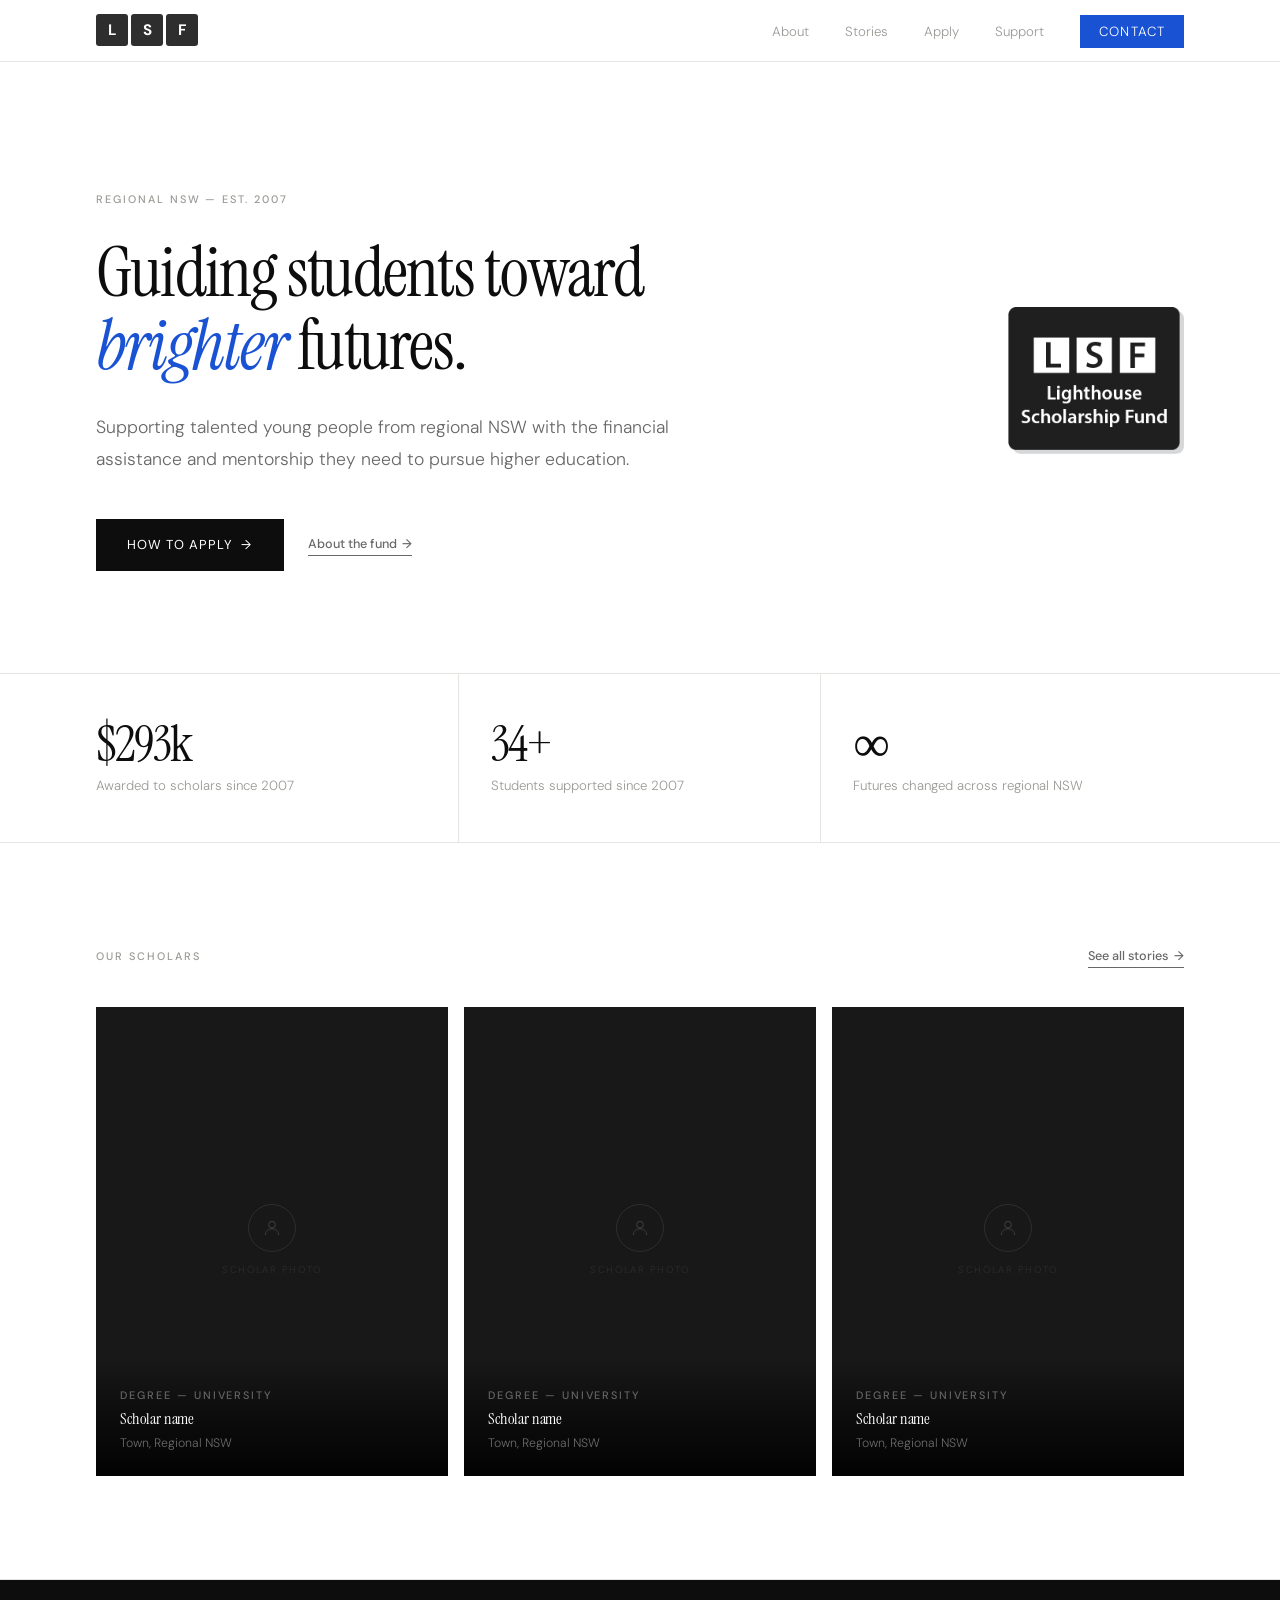
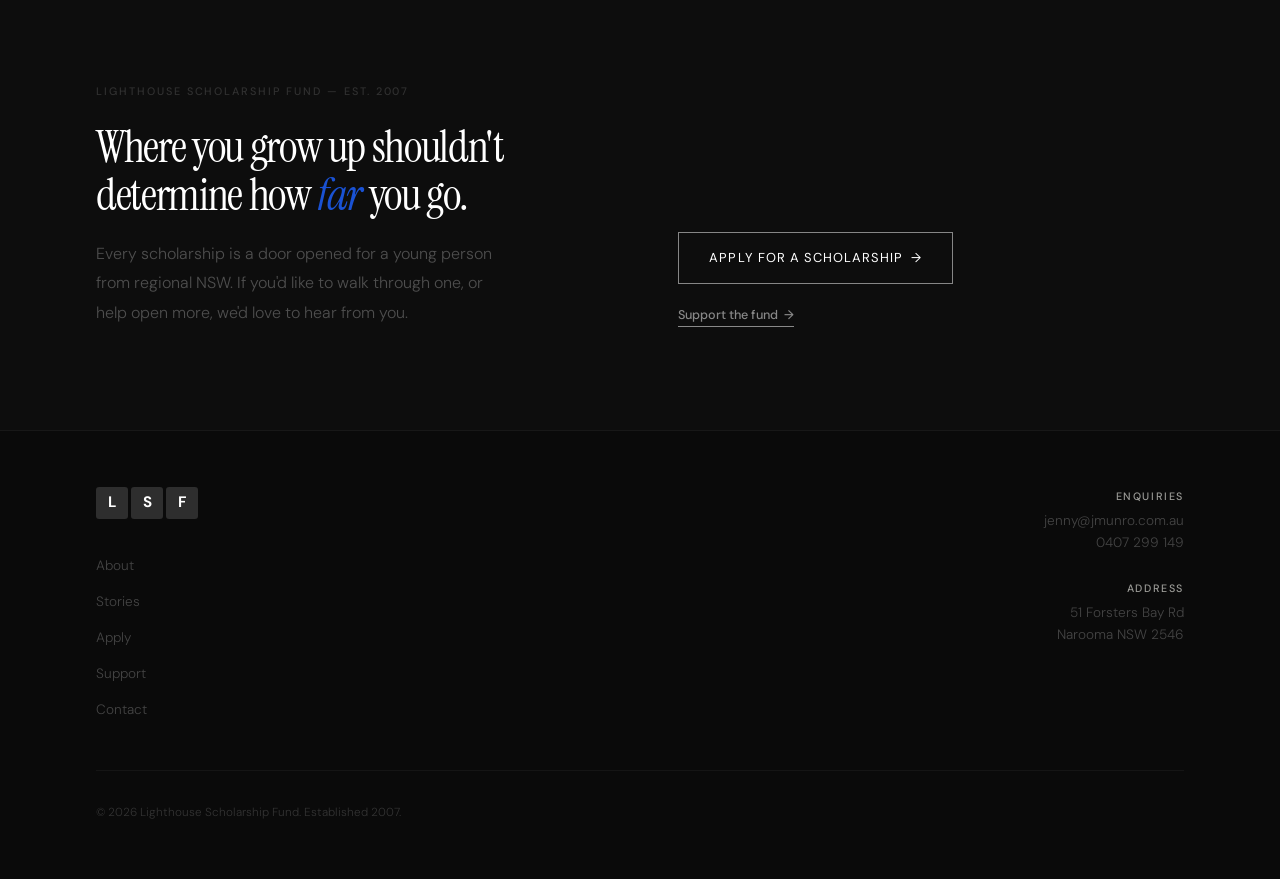
<file: index.html>
<!DOCTYPE html>
<html lang="en-AU">
<head>
  <meta charset="UTF-8" />
  <meta name="viewport" content="width=device-width, initial-scale=1.0" />
  <meta name="description" content="Supporting talented students from regional NSW with financial assistance and mentorship since 2007." />
  <title>Lighthouse Scholarship Fund</title>
  <link rel="preconnect" href="https://fonts.googleapis.com" />
  <link rel="preconnect" href="https://fonts.gstatic.com" crossorigin />
  <link href="https://fonts.googleapis.com/css2?family=Instrument+Serif:ital@0;1&family=DM+Sans:opsz,wght@9..40,300;9..40,400;9..40,500;9..40,700&display=swap" rel="stylesheet" />
  <link rel="icon" href="favicon.ico" />
  <link rel="stylesheet" href="css/styles.css" />
</head>
<body data-page="home">

<a href="#main" class="skip">Skip to main content</a>

<nav class="nav">
  <div class="wrap nav-inner">
    <a href="index.html" class="lsf-mark nav-mark" aria-label="Lighthouse Scholarship Fund - Home">
      <span class="lsf-tile">L</span><span class="lsf-tile">S</span><span class="lsf-tile">F</span>
    </a>
    <button class="nav-toggle" id="navToggle" aria-label="Toggle navigation" aria-expanded="false">
      <span></span><span></span><span></span>
    </button>
    <ul class="nav-links" id="navLinks" aria-hidden="true">
      <li><a href="about.html"   data-page="about">About</a></li>
      <li><a href="stories.html" data-page="stories">Stories</a></li>
      <li><a href="apply.html"   data-page="apply">Apply</a></li>
      <li><a href="support.html" data-page="support">Support</a></li>
      <li><a href="contact.html" data-page="contact" class="nav-cta">Contact</a></li>
    </ul>
  </div>
</nav>

<main id="main">

  <section class="hero">
    <div class="wrap fade">
      <div class="hero-inner">
        <div class="hero-text">
          <span class="eyebrow">Regional NSW — Est. 2007</span>
          <h1>Guiding students toward <em>brighter</em> futures.</h1>
          <p class="hero-body">Supporting talented young people from regional NSW with the financial assistance and mentorship they need to pursue higher education.</p>
          <div class="hero-actions">
            <a href="apply.html" class="btn">How to apply</a>
            <a href="about.html" class="text-link">About the fund</a>
          </div>
        </div>
        <img src="images/logo.png" alt="Lighthouse Scholarship Fund" class="hero-logo" />
      </div>
    </div>
  </section>

  <div class="stats-strip">
    <div class="wrap stats-grid">
      <div class="stat-item fade">
        <div class="stat-num" data-target="300" data-prefix="$" data-suffix="k">$300k</div>
        <div class="stat-label">Awarded to scholars since 2007</div>
      </div>
      <div class="stat-item fade" style="transition-delay:.08s">
        <div class="stat-num" data-target="35" data-suffix="+">35+</div>
        <div class="stat-label">Students supported since 2007</div>
      </div>
      <div class="stat-item fade" style="transition-delay:.16s">
        <div class="stat-num">&#x221E;</div>
        <div class="stat-label">Futures changed across regional NSW</div>
      </div>
    </div>
  </div>

  <section class="ruled">
    <div class="wrap">
      <div class="cards-header fade">
        <span class="eyebrow">Our scholars</span>
        <a href="stories.html" class="text-link">See all stories</a>
      </div>
      <div class="cards-grid fade" style="transition-delay:.08s">
        <article class="story-card">
          <div class="card-ph"><div class="card-ph-ring"><svg width="20" height="20" viewBox="0 0 24 24" fill="none" aria-hidden="true"><circle cx="12" cy="8" r="4" stroke="#404040" stroke-width="1.2"/><path d="M4 20c0-4 3.6-7 8-7s8 3 8 7" stroke="#404040" stroke-width="1.2" stroke-linecap="round"/></svg></div><span>Scholar photo</span></div>
          <div class="card-body"><span class="eyebrow">Degree — University</span><h3>Scholar name</h3><p>Town, Regional NSW</p></div>
        </article>
        <article class="story-card">
          <div class="card-ph"><div class="card-ph-ring"><svg width="20" height="20" viewBox="0 0 24 24" fill="none" aria-hidden="true"><circle cx="12" cy="8" r="4" stroke="#404040" stroke-width="1.2"/><path d="M4 20c0-4 3.6-7 8-7s8 3 8 7" stroke="#404040" stroke-width="1.2" stroke-linecap="round"/></svg></div><span>Scholar photo</span></div>
          <div class="card-body"><span class="eyebrow">Degree — University</span><h3>Scholar name</h3><p>Town, Regional NSW</p></div>
        </article>
        <article class="story-card">
          <div class="card-ph"><div class="card-ph-ring"><svg width="20" height="20" viewBox="0 0 24 24" fill="none" aria-hidden="true"><circle cx="12" cy="8" r="4" stroke="#404040" stroke-width="1.2"/><path d="M4 20c0-4 3.6-7 8-7s8 3 8 7" stroke="#404040" stroke-width="1.2" stroke-linecap="round"/></svg></div><span>Scholar photo</span></div>
          <div class="card-body"><span class="eyebrow">Degree — University</span><h3>Scholar name</h3><p>Town, Regional NSW</p></div>
        </article>
      </div>
    </div>
  </section>

  <section class="pre-footer">
    <div class="wrap"><div class="pre-footer-inner">
      <div class="pre-footer-copy fade">
        <span class="eyebrow">Lighthouse Scholarship Fund — Est. 2007</span>
        <h2>Where you grow up shouldn't determine how <em>far</em> you go.</h2>
        <p>Every scholarship is a door opened for a young person from regional NSW. If you'd like to walk through one, or help open more, we'd love to hear from you.</p>
      </div>
      <div class="pre-footer-actions fade" style="transition-delay:.1s">
        <a href="apply.html" class="btn-ghost">Apply for a scholarship</a>
        <a href="support.html" class="text-link text-link-light">Support the fund</a>
      </div>
    </div></div>
  </section>

</main>

<footer class="footer">
  <div class="wrap">
    <div class="footer-inner">
      <div class="footer-left">
        <a href="index.html" class="lsf-mark foot-mark" aria-label="Home">
          <span class="lsf-tile">L</span><span class="lsf-tile">S</span><span class="lsf-tile">F</span>
        </a>
        <ul class="footer-nav">
          <li><a href="about.html">About</a></li>
          <li><a href="stories.html">Stories</a></li>
          <li><a href="apply.html">Apply</a></li>
          <li><a href="support.html">Support</a></li>
          <li><a href="contact.html">Contact</a></li>
        </ul>
      </div>
      <dl class="footer-enquiries">
        <dt>Enquiries</dt>
        <dd><a href="mailto:jenny@jmunro.com.au">jenny@jmunro.com.au</a><br><a href="tel:+61407299149">0407 299 149</a></dd>
        <dt>Address</dt>
        <dd>51 Forsters Bay Rd<br>Narooma NSW 2546</dd>
      </dl>
    </div>
    <div class="footer-bottom"><p>&copy; 2026 Lighthouse Scholarship Fund. Established 2007.</p></div>
  </div>
</footer>

<script src="js/script.js"></script>
</body>
</html>
</file>
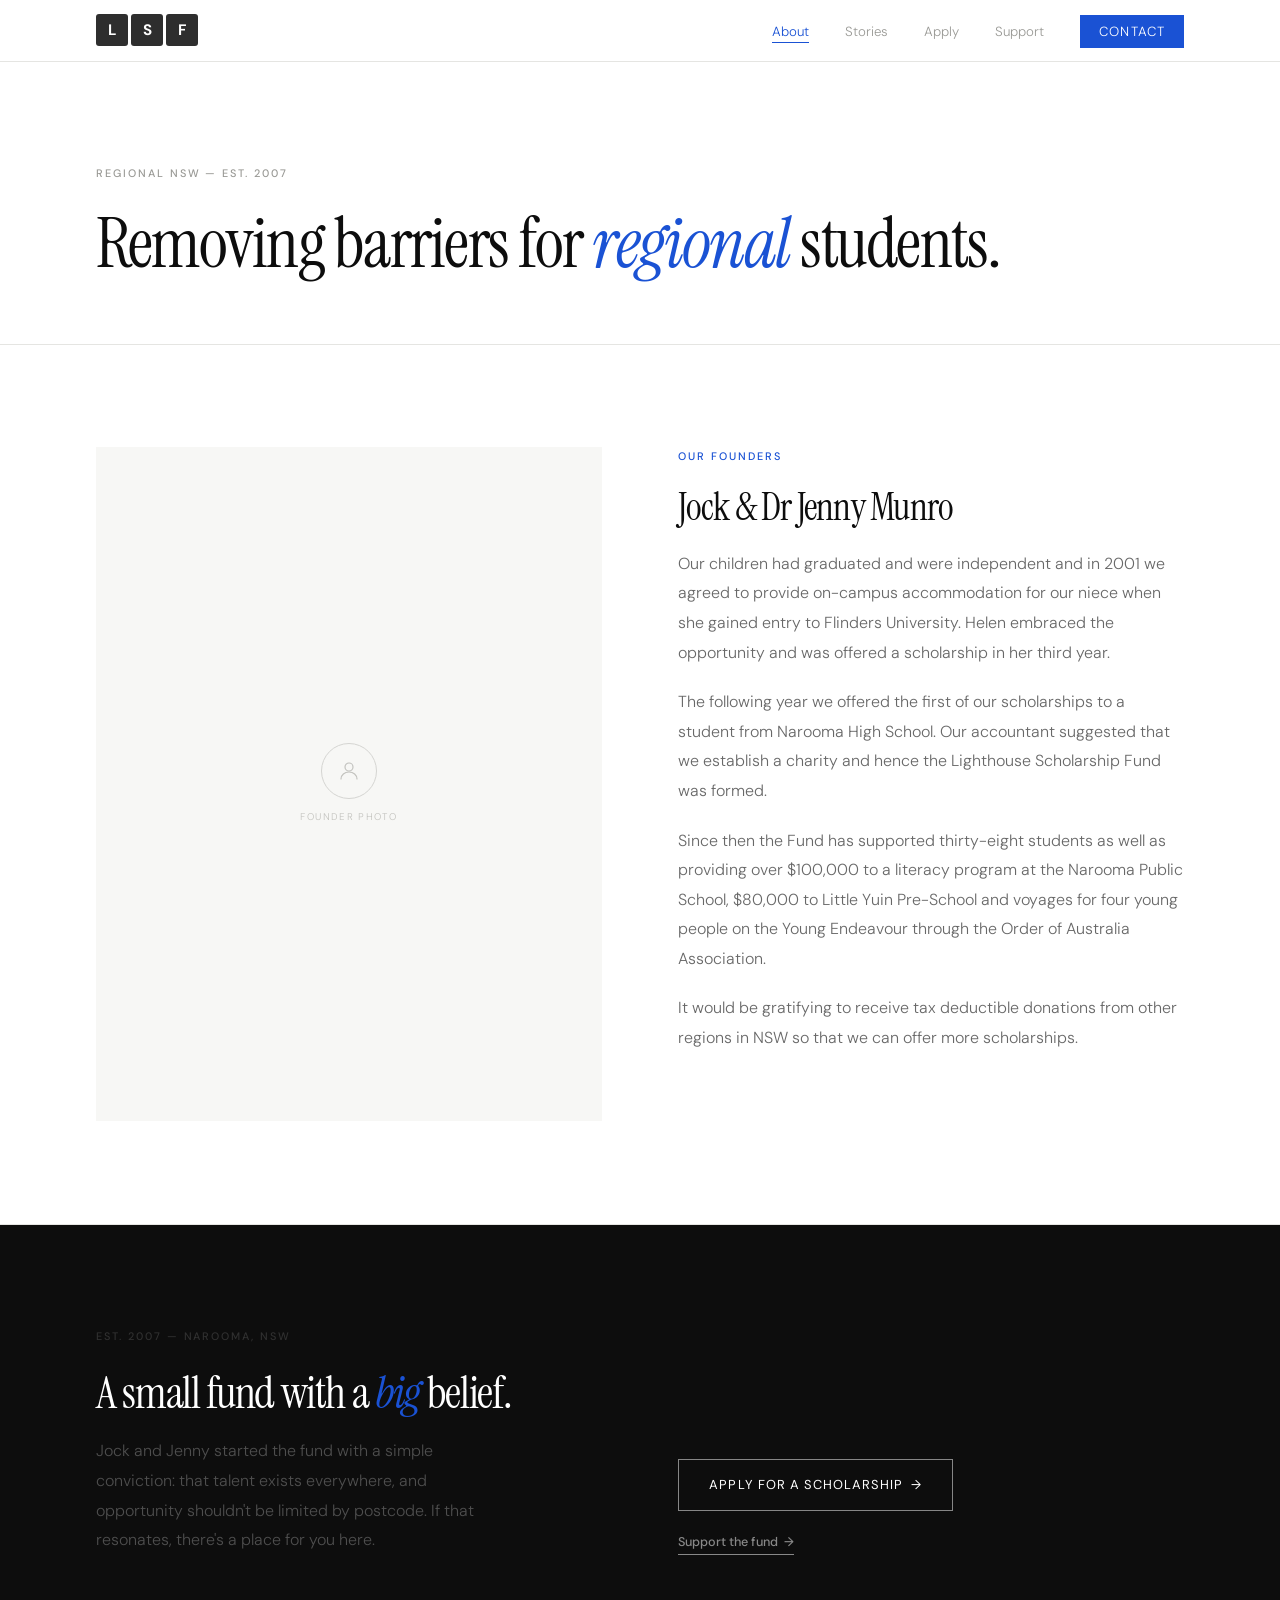
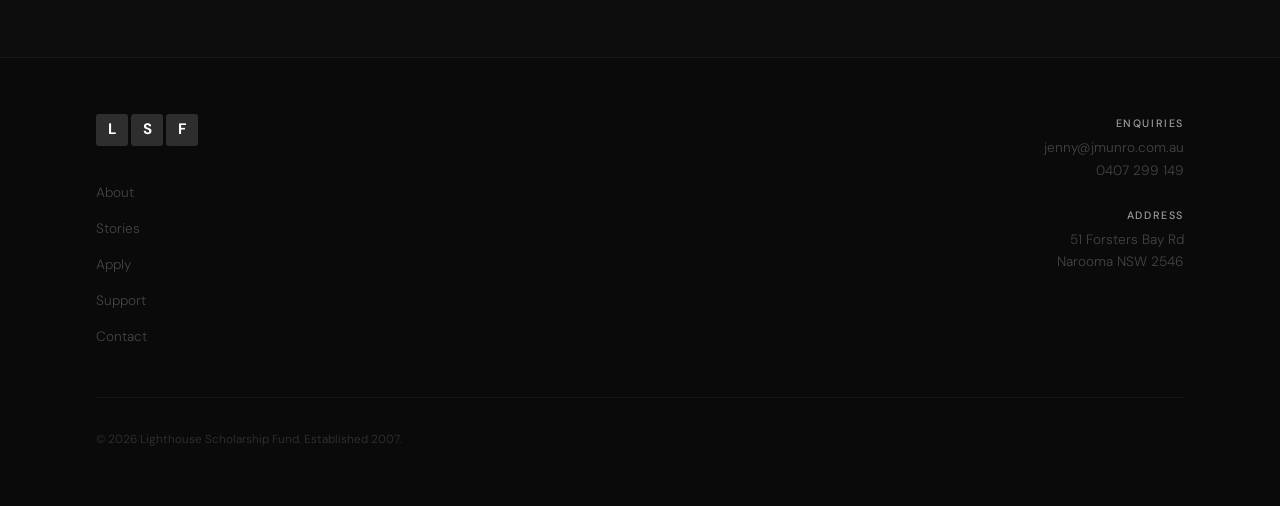
<file: about.html>
<!DOCTYPE html>
<html lang="en-AU">
<head>
  <meta charset="UTF-8" />
  <meta name="viewport" content="width=device-width, initial-scale=1.0" />
  <meta name="description" content="About the Lighthouse Scholarship Fund — established in 2007 to support talented students from the Far South Coast of NSW." />
  <title>About — Lighthouse Scholarship Fund</title>
  <link rel="preconnect" href="https://fonts.googleapis.com" />
  <link rel="preconnect" href="https://fonts.gstatic.com" crossorigin />
  <link href="https://fonts.googleapis.com/css2?family=Instrument+Serif:ital@0;1&family=DM+Sans:opsz,wght@9..40,300;9..40,400;9..40,500;9..40,700&display=swap" rel="stylesheet" />
  <link rel="icon" href="favicon.ico" />
  <link rel="stylesheet" href="css/styles.css" />
</head>
<body data-page="about">

<a href="#main" class="skip">Skip to main content</a>

<nav class="nav">
  <div class="wrap nav-inner">
    <a href="index.html" class="lsf-mark nav-mark" aria-label="Lighthouse Scholarship Fund - Home">
      <span class="lsf-tile">L</span><span class="lsf-tile">S</span><span class="lsf-tile">F</span>
    </a>
    <button class="nav-toggle" id="navToggle" aria-label="Toggle navigation" aria-expanded="false">
      <span></span><span></span><span></span>
    </button>
    <ul class="nav-links" id="navLinks" aria-hidden="true">
      <li><a href="about.html"   data-page="about">About</a></li>
      <li><a href="stories.html" data-page="stories">Stories</a></li>
      <li><a href="apply.html"   data-page="apply">Apply</a></li>
      <li><a href="support.html" data-page="support">Support</a></li>
      <li><a href="contact.html" data-page="contact" class="nav-cta">Contact</a></li>
    </ul>
  </div>
</nav>

<main id="main">

  <header class="page-header">
    <div class="wrap fade">
      <span class="eyebrow">Regional NSW — Est. 2007</span>
      <h1>Removing barriers for <em>regional</em> students.</h1>
    </div>
  </header>

  <section class="ruled">
    <div class="wrap">
      <div class="two-col fade">
        <div class="founder-photo">
          <div class="founder-ph-ring"><svg width="24" height="24" viewBox="0 0 24 24" fill="none" aria-hidden="true"><circle cx="12" cy="8" r="4" stroke="#c2c2be" stroke-width="1.2"/><path d="M4 20c0-4 3.6-7 8-7s8 3 8 7" stroke="#c2c2be" stroke-width="1.2" stroke-linecap="round"/></svg></div>
          <span>Founder photo</span>
        </div>
        <div class="founder-copy prose">
          <span class="eyebrow eyebrow-blue">Our founders</span>
          <h2>Jock &amp; Dr Jenny Munro</h2>
          <p>Our children had graduated and were independent and in 2001 we agreed to provide on-campus accommodation for our niece when she gained entry to Flinders University. Helen embraced the opportunity and was offered a scholarship in her third year.</p>
          <p>The following year we offered the first of our scholarships to a student from Narooma High School. Our accountant suggested that we establish a charity and hence the Lighthouse Scholarship Fund was formed.</p>
          <p>Since then the Fund has supported thirty-eight students as well as providing over $100,000 to a literacy program at the Narooma Public School, $80,000 to Little Yuin Pre-School and voyages for four young people on the Young Endeavour through the Order of Australia Association.</p>
          <p>It would be gratifying to receive tax deductible donations from other regions in NSW so that we can offer more scholarships.</p>
        </div>
      </div>
    </div>
  </section>

  <section class="pre-footer">
    <div class="wrap"><div class="pre-footer-inner">
      <div class="pre-footer-copy fade">
        <span class="eyebrow">Est. 2007 — Narooma, NSW</span>
        <h2>A small fund with a <em>big</em> belief.</h2>
        <p>Jock and Jenny started the fund with a simple conviction: that talent exists everywhere, and opportunity shouldn't be limited by postcode. If that resonates, there's a place for you here.</p>
      </div>
      <div class="pre-footer-actions fade" style="transition-delay:.1s">
        <a href="apply.html" class="btn-ghost">Apply for a scholarship</a>
        <a href="support.html" class="text-link text-link-light">Support the fund</a>
      </div>
    </div></div>
  </section>

</main>

<footer class="footer">
  <div class="wrap">
    <div class="footer-inner">
      <div class="footer-left">
        <a href="index.html" class="lsf-mark foot-mark" aria-label="Home">
          <span class="lsf-tile">L</span><span class="lsf-tile">S</span><span class="lsf-tile">F</span>
        </a>
        <ul class="footer-nav">
          <li><a href="about.html">About</a></li>
          <li><a href="stories.html">Stories</a></li>
          <li><a href="apply.html">Apply</a></li>
          <li><a href="support.html">Support</a></li>
          <li><a href="contact.html">Contact</a></li>
        </ul>
      </div>
      <dl class="footer-enquiries">
        <dt>Enquiries</dt>
        <dd><a href="mailto:jenny@jmunro.com.au">jenny@jmunro.com.au</a><br><a href="tel:+61407299149">0407 299 149</a></dd>
        <dt>Address</dt>
        <dd>51 Forsters Bay Rd<br>Narooma NSW 2546</dd>
      </dl>
    </div>
    <div class="footer-bottom"><p>&copy; 2026 Lighthouse Scholarship Fund. Established 2007.</p></div>
  </div>
</footer>

<script src="js/script.js"></script>
</body>
</html>
</file>
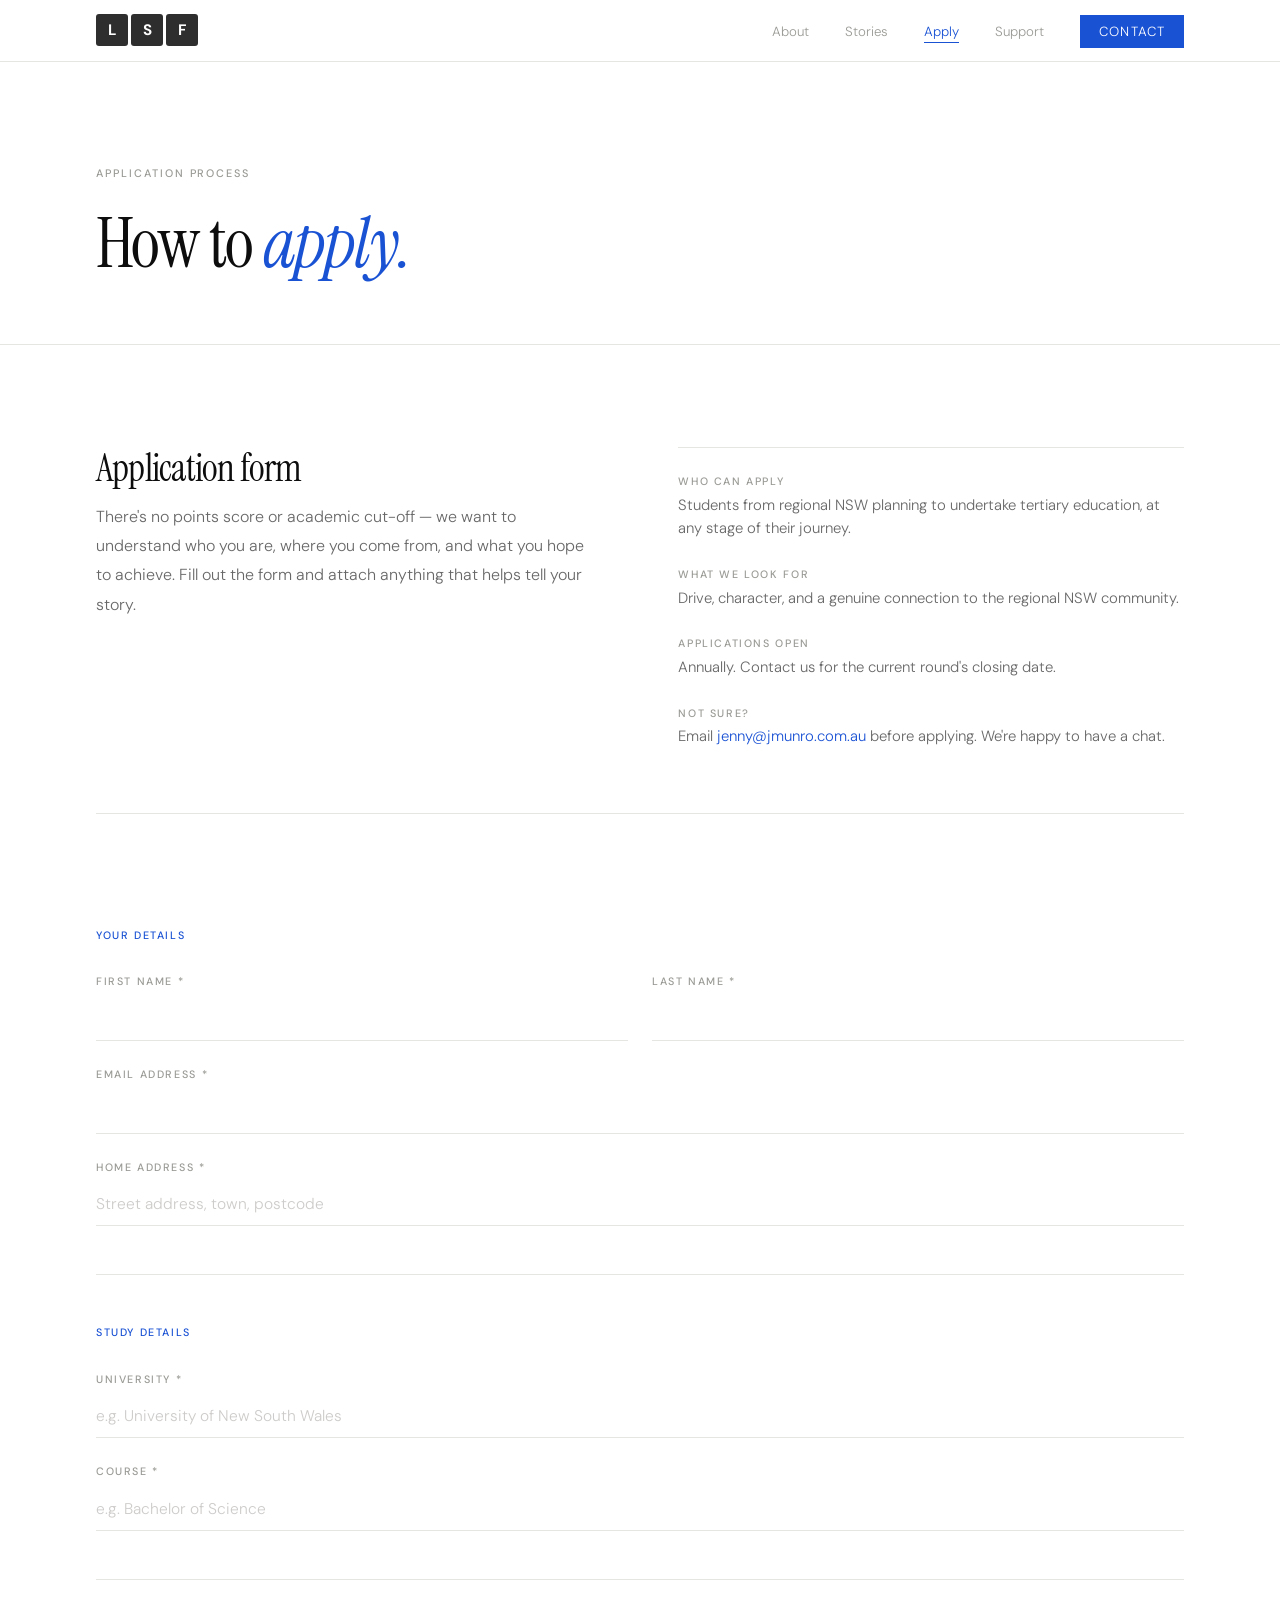
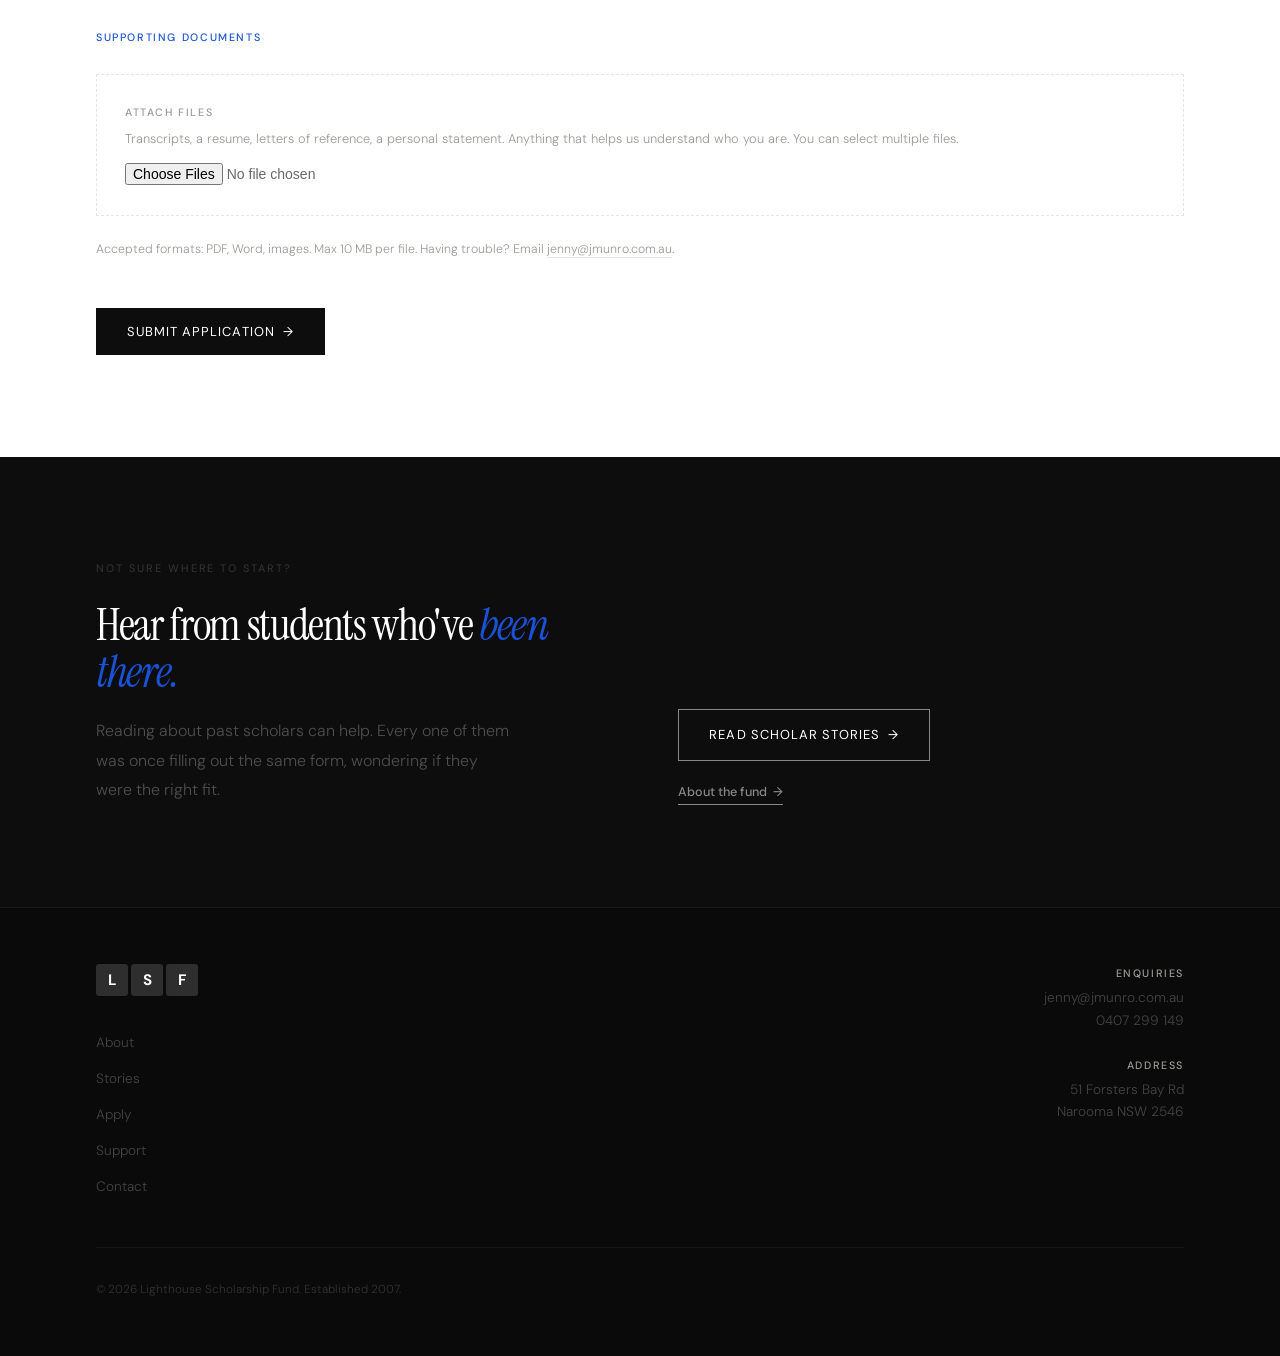
<file: apply.html>
<!DOCTYPE html>
<html lang="en-AU">
<head>
  <meta charset="UTF-8" />
  <meta name="viewport" content="width=device-width, initial-scale=1.0" />
  <meta name="description" content="Apply for a Lighthouse Scholarship Fund award — supporting regional NSW students in higher education." />
  <title>Apply — Lighthouse Scholarship Fund</title>
  <link rel="preconnect" href="https://fonts.googleapis.com" />
  <link rel="preconnect" href="https://fonts.gstatic.com" crossorigin />
  <link href="https://fonts.googleapis.com/css2?family=Instrument+Serif:ital@0;1&family=DM+Sans:opsz,wght@9..40,300;9..40,400;9..40,500;9..40,700&display=swap" rel="stylesheet" />
  <link rel="icon" href="favicon.ico" />
  <link rel="stylesheet" href="css/styles.css" />
</head>
<body data-page="apply">

<a href="#main" class="skip">Skip to main content</a>

<nav class="nav">
  <div class="wrap nav-inner">
    <a href="index.html" class="lsf-mark nav-mark" aria-label="Lighthouse Scholarship Fund - Home">
      <span class="lsf-tile">L</span><span class="lsf-tile">S</span><span class="lsf-tile">F</span>
    </a>
    <button class="nav-toggle" id="navToggle" aria-label="Toggle navigation" aria-expanded="false">
      <span></span><span></span><span></span>
    </button>
    <ul class="nav-links" id="navLinks" aria-hidden="true">
      <li><a href="about.html"   data-page="about">About</a></li>
      <li><a href="stories.html" data-page="stories">Stories</a></li>
      <li><a href="apply.html"   data-page="apply">Apply</a></li>
      <li><a href="support.html" data-page="support">Support</a></li>
      <li><a href="contact.html" data-page="contact" class="nav-cta">Contact</a></li>
    </ul>
  </div>
</nav>

<main id="main">

  <header class="page-header">
    <div class="wrap fade">
      <span class="eyebrow">Application process</span>
      <h1>How to <em>apply.</em></h1>
    </div>
  </header>

  <section class="form-section">
    <div class="wrap">

      <div class="form-preamble fade">
        <div>
          <h2>Application form</h2>
          <p class="form-preamble-body">There's no points score or academic cut-off — we want to understand who you are, where you come from, and what you hope to achieve. Fill out the form and attach anything that helps tell your story.</p>
        </div>
        <dl class="form-meta">
          <div><dt>Who can apply</dt><dd>Students from regional NSW planning to undertake tertiary education, at any stage of their journey.</dd></div>
          <div><dt>What we look for</dt><dd>Drive, character, and a genuine connection to the regional NSW community.</dd></div>
          <div><dt>Applications open</dt><dd>Annually. Contact us for the current round's closing date.</dd></div>
          <div><dt>Not sure?</dt><dd>Email <a href="mailto:jenny@jmunro.com.au">jenny@jmunro.com.au</a> before applying. We're happy to have a chat.</dd></div>
        </dl>
      </div>

      <form class="form fade"
            name="apply"
            method="POST"
            action="/thankyou.html"
            enctype="multipart/form-data"
            data-netlify="true"
            netlify-honeypot="bot-field">

        <!-- Netlify honeypot — hidden from real users -->
        <p hidden><label>Don't fill this out: <input name="bot-field" /></label></p>
        <input type="hidden" name="form-name" value="apply" />

        <div class="form-block">
          <span class="form-block-label">Your details</span>
          <div class="form-row">
            <div class="field"><label for="first-name">First name *</label><input type="text" id="first-name" name="first-name" required autocomplete="given-name" /></div>
            <div class="field"><label for="last-name">Last name *</label><input type="text" id="last-name" name="last-name" required autocomplete="family-name" /></div>
          </div>
          <div class="field"><label for="email">Email address *</label><input type="email" id="email" name="email" required autocomplete="email" /></div>
          <div class="field">
            <label for="address">Home address *</label>
            <input type="text" id="address" name="address" required autocomplete="street-address" placeholder="Street address, town, postcode" />
          </div>
        </div>

        <div class="form-block">
          <span class="form-block-label">Study details</span>
          <div class="field">
            <label for="institution">University *</label>
            <input type="text" id="institution" name="institution" required autocomplete="organization" placeholder="e.g. University of New South Wales" />
          </div>
          <div class="field">
            <label for="course">Course *</label>
            <input type="text" id="course" name="course" required placeholder="e.g. Bachelor of Science" />
          </div>
        </div>

        <div class="form-block">
          <span class="form-block-label">Supporting documents</span>
          <div class="file-drop">
            <span class="file-drop-label">Attach files</span>
            <p class="file-drop-hint">Transcripts, a resume, letters of reference, a personal statement. Anything that helps us understand who you are. You can select multiple files.</p>
            <input type="file" id="documents" name="documents" accept=".pdf,.doc,.docx,.jpg,.jpeg,.png" multiple />
          </div>
          <p class="form-note">Accepted formats: PDF, Word, images. Max 10 MB per file. Having trouble? Email <a href="mailto:jenny@jmunro.com.au">jenny@jmunro.com.au</a>.</p>
        </div>

        <div class="form-submit">
          <button type="submit" class="btn">Submit application</button>
        </div>

      </form>
    </div>
  </section>

  <section class="pre-footer">
    <div class="wrap"><div class="pre-footer-inner">
      <div class="pre-footer-copy fade">
        <span class="eyebrow">Not sure where to start?</span>
        <h2>Hear from students who've <em>been there.</em></h2>
        <p>Reading about past scholars can help. Every one of them was once filling out the same form, wondering if they were the right fit.</p>
      </div>
      <div class="pre-footer-actions fade" style="transition-delay:.1s">
        <a href="stories.html" class="btn-ghost">Read scholar stories</a>
        <a href="about.html" class="text-link text-link-light">About the fund</a>
      </div>
    </div></div>
  </section>

</main>

<footer class="footer">
  <div class="wrap">
    <div class="footer-inner">
      <div class="footer-left">
        <a href="index.html" class="lsf-mark foot-mark" aria-label="Home">
          <span class="lsf-tile">L</span><span class="lsf-tile">S</span><span class="lsf-tile">F</span>
        </a>
        <ul class="footer-nav">
          <li><a href="about.html">About</a></li>
          <li><a href="stories.html">Stories</a></li>
          <li><a href="apply.html">Apply</a></li>
          <li><a href="support.html">Support</a></li>
          <li><a href="contact.html">Contact</a></li>
        </ul>
      </div>
      <dl class="footer-enquiries">
        <dt>Enquiries</dt>
        <dd><a href="mailto:jenny@jmunro.com.au">jenny@jmunro.com.au</a><br><a href="tel:+61407299149">0407 299 149</a></dd>
        <dt>Address</dt>
        <dd>51 Forsters Bay Rd<br>Narooma NSW 2546</dd>
      </dl>
    </div>
    <div class="footer-bottom"><p>&copy; 2026 Lighthouse Scholarship Fund. Established 2007.</p></div>
  </div>
</footer>

<script src="js/script.js"></script>
</body>
</html>
</file>
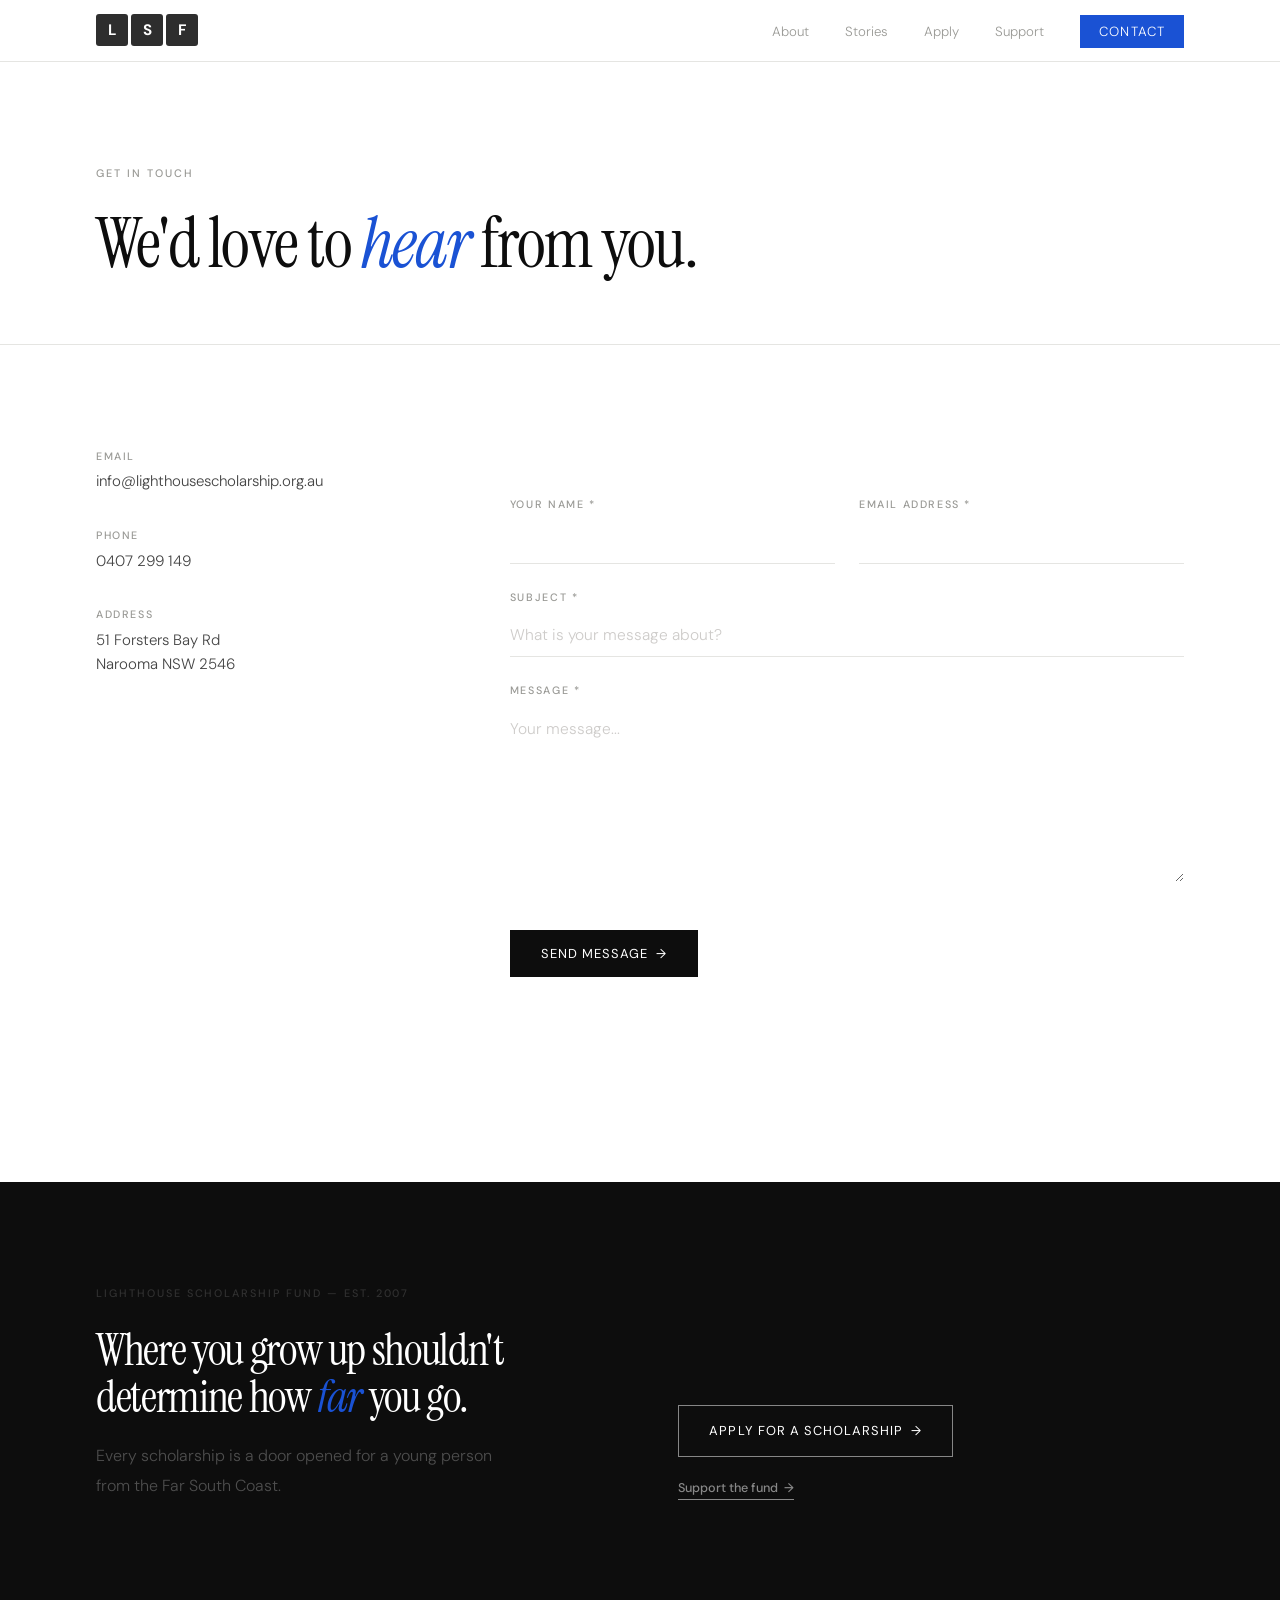
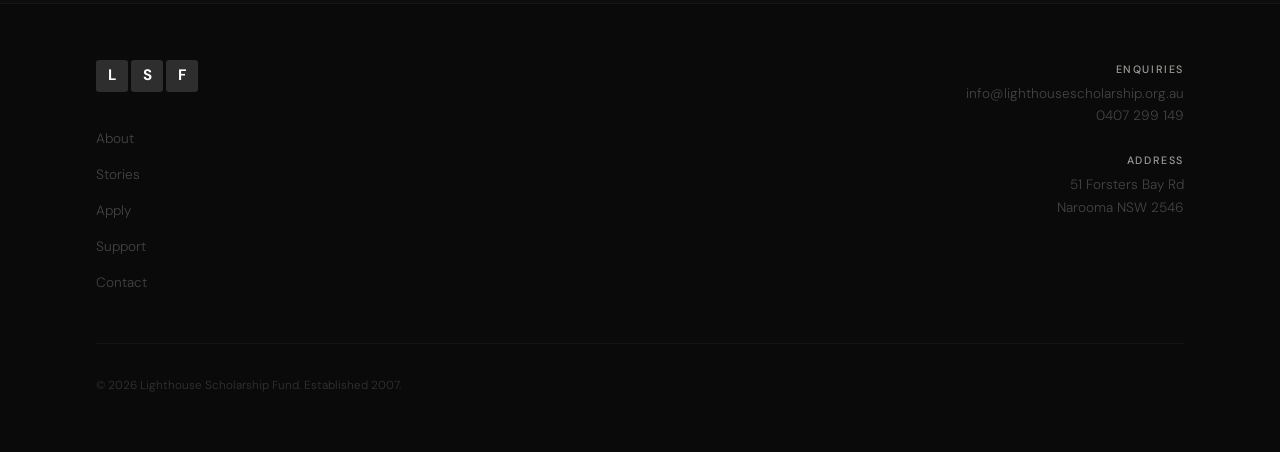
<file: contact.html>
<!DOCTYPE html>
<html lang="en">
<head>
  <meta charset="UTF-8" />
  <meta name="viewport" content="width=device-width, initial-scale=1.0" />
  <meta name="description" content="Get in touch with the Lighthouse Scholarship Fund — Narooma, NSW." />
  <title>Contact — Lighthouse Scholarship Fund</title>
  <link rel="preconnect" href="https://fonts.googleapis.com" />
  <link rel="preconnect" href="https://fonts.gstatic.com" crossorigin />
  <link href="https://fonts.googleapis.com/css2?family=Instrument+Serif:ital@0;1&family=DM+Sans:opsz,wght@9..40,300;9..40,400;9..40,500;9..40,700&display=swap" rel="stylesheet" />
  <link rel="icon" type="image/png" href="images/logo.png" />
  <link rel="stylesheet" href="css/styles.css" />
</head>
<body data-page="contact">

<a href="#main" class="skip">Skip to main content</a>

<nav class="nav">
  <div class="wrap nav-inner">
    <a href="index.html" class="lsf-mark nav-mark" aria-label="Lighthouse Scholarship Fund - Home">
      <span class="lsf-tile">L</span><span class="lsf-tile">S</span><span class="lsf-tile">F</span>
    </a>
    <button class="nav-toggle" id="navToggle" aria-label="Toggle navigation" aria-expanded="false">
      <span></span><span></span><span></span>
    </button>
    <ul class="nav-links" id="navLinks" aria-hidden="true">
      <li><a href="about.html"   data-page="about">About</a></li>
      <li><a href="stories.html" data-page="stories">Stories</a></li>
      <li><a href="apply.html"   data-page="apply">Apply</a></li>
      <li><a href="support.html" data-page="support">Support</a></li>
      <li><a href="contact.html" data-page="contact" class="nav-cta">Contact</a></li>
    </ul>
  </div>
</nav>

<main id="main">

  <header class="page-header">
    <div class="wrap fade">
      <span class="eyebrow">Get in touch</span>
      <h1>We'd love to <em>hear</em> from you.</h1>
    </div>
  </header>

  <div class="wrap contact-body">
    <dl class="contact-details fade">
      <div><dt>Email</dt><dd><a href="mailto:info@lighthousescholarship.org.au">info@lighthousescholarship.org.au</a></dd></div>
      <div><dt>Phone</dt><dd><a href="tel:+61407299149">0407 299 149</a></dd></div>
      <div><dt>Address</dt><dd>51 Forsters Bay Rd<br>Narooma NSW 2546</dd></div>
    </dl>
    <div class="fade" style="transition-delay:.1s">
      <form class="form" name="contact" method="POST">
        <div class="form-block">
          <div class="form-row">
            <div class="field"><label for="c-name">Your name *</label><input type="text" id="c-name" name="name" required autocomplete="name" /></div>
            <div class="field"><label for="c-email">Email address *</label><input type="email" id="c-email" name="email" required autocomplete="email" /></div>
          </div>
          <div class="field">
            <label for="c-subject">Subject *</label>
            <input type="text" id="c-subject" name="subject" required placeholder="What is your message about?" />
          </div>
          <div class="field"><label for="c-message">Message *</label><textarea id="c-message" name="message" rows="6" required placeholder="Your message..."></textarea></div>
        </div>
        <div class="form-submit">
          <button type="submit" class="btn">Send message</button>
        </div>
      </form>
    </div>
  </div>

  <section class="pre-footer" style="margin-top:var(--gap)">
    <div class="wrap"><div class="pre-footer-inner">
      <div class="pre-footer-copy fade">
        <span class="eyebrow">Lighthouse Scholarship Fund — Est. 2007</span>
        <h2>Where you grow up shouldn't determine how <em>far</em> you go.</h2>
        <p>Every scholarship is a door opened for a young person from the Far South Coast.</p>
      </div>
      <div class="pre-footer-actions fade" style="transition-delay:.1s">
        <a href="apply.html" class="btn-ghost">Apply for a scholarship</a>
        <a href="support.html" class="text-link text-link-light">Support the fund</a>
      </div>
    </div></div>
  </section>

</main>

<footer class="footer">
  <div class="wrap">
    <div class="footer-inner">
      <div class="footer-left">
        <a href="index.html" class="lsf-mark foot-mark" aria-label="Home">
          <span class="lsf-tile">L</span><span class="lsf-tile">S</span><span class="lsf-tile">F</span>
        </a>
        <ul class="footer-nav">
          <li><a href="about.html">About</a></li>
          <li><a href="stories.html">Stories</a></li>
          <li><a href="apply.html">Apply</a></li>
          <li><a href="support.html">Support</a></li>
          <li><a href="contact.html">Contact</a></li>
        </ul>
      </div>
      <dl class="footer-enquiries">
        <dt>Enquiries</dt>
        <dd><a href="mailto:info@lighthousescholarship.org.au">info@lighthousescholarship.org.au</a><br><a href="tel:+61407299149">0407 299 149</a></dd>
        <dt>Address</dt>
        <dd>51 Forsters Bay Rd<br>Narooma NSW 2546</dd>
      </dl>
    </div>
    <div class="footer-bottom"><p>&copy; 2026 Lighthouse Scholarship Fund. Established 2007.</p></div>
  </div>
</footer>

<script src="js/script.js"></script>
</body>
</html>
</file>
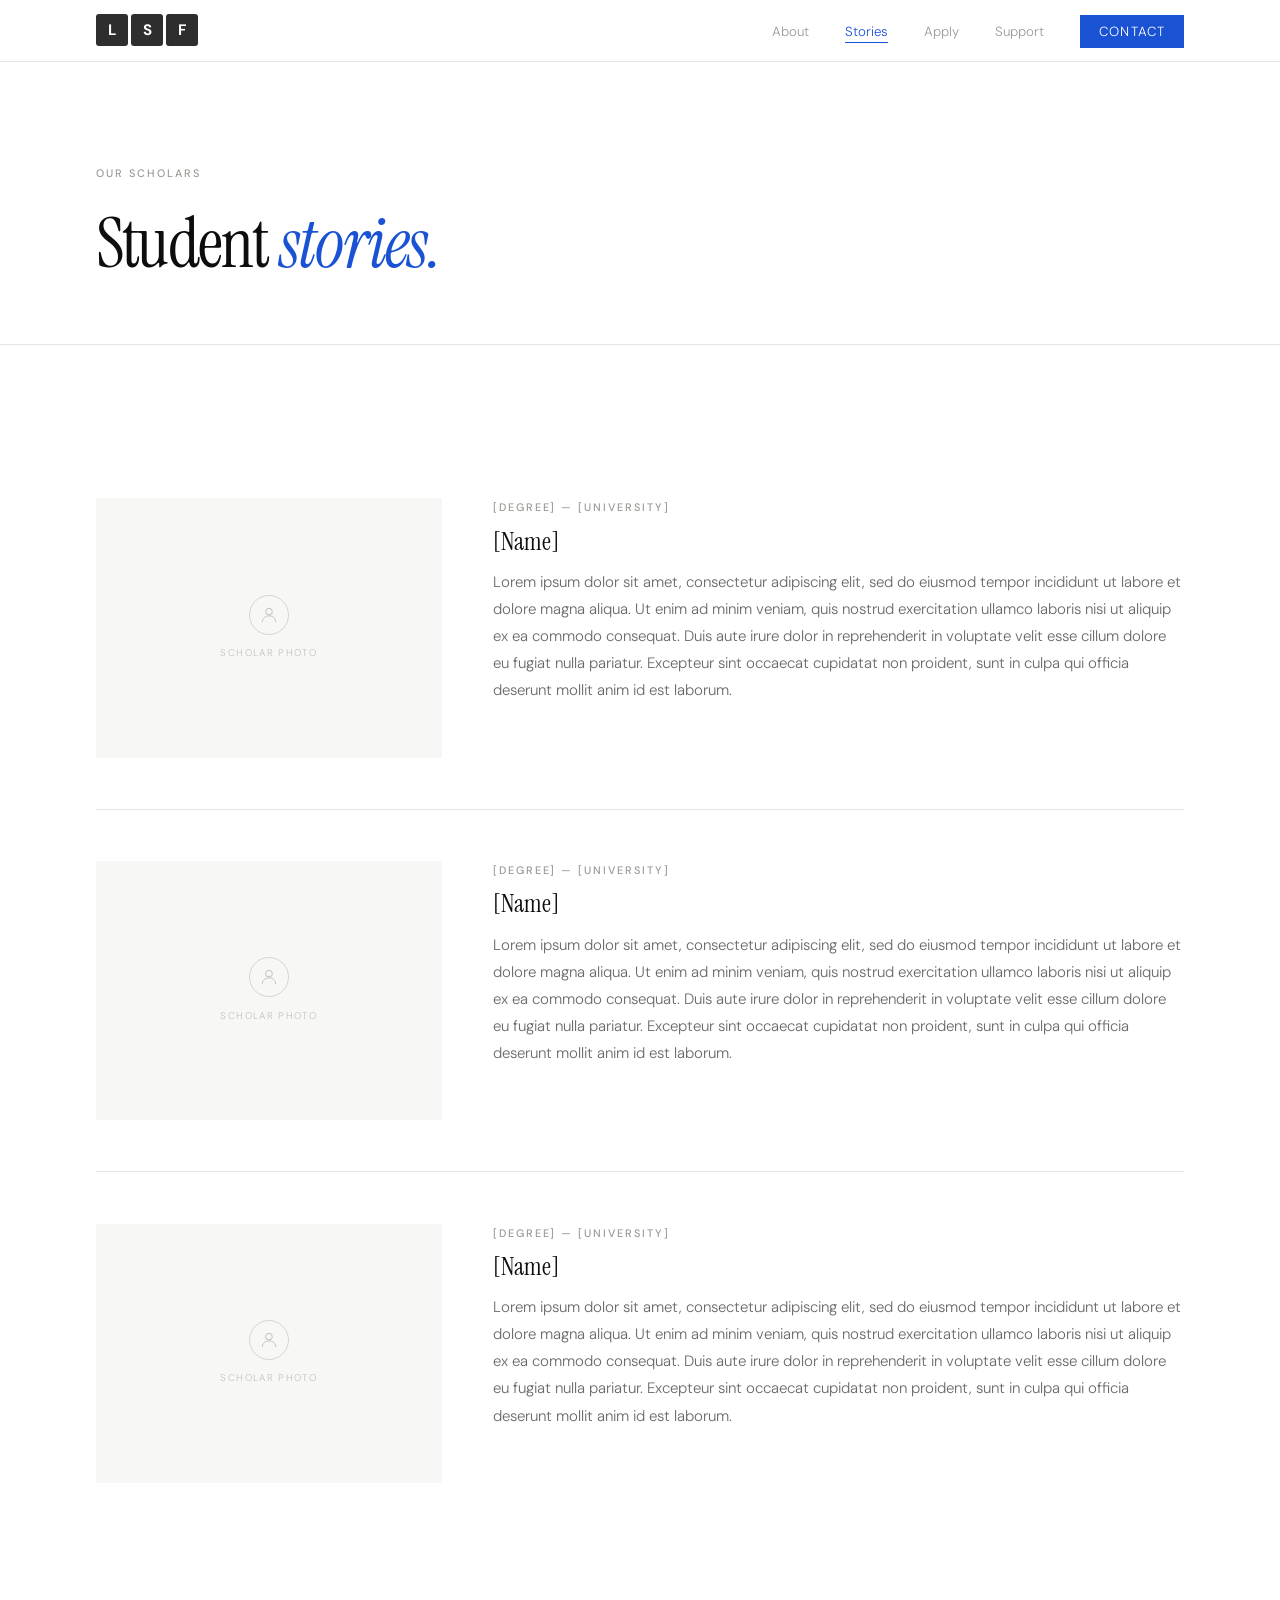
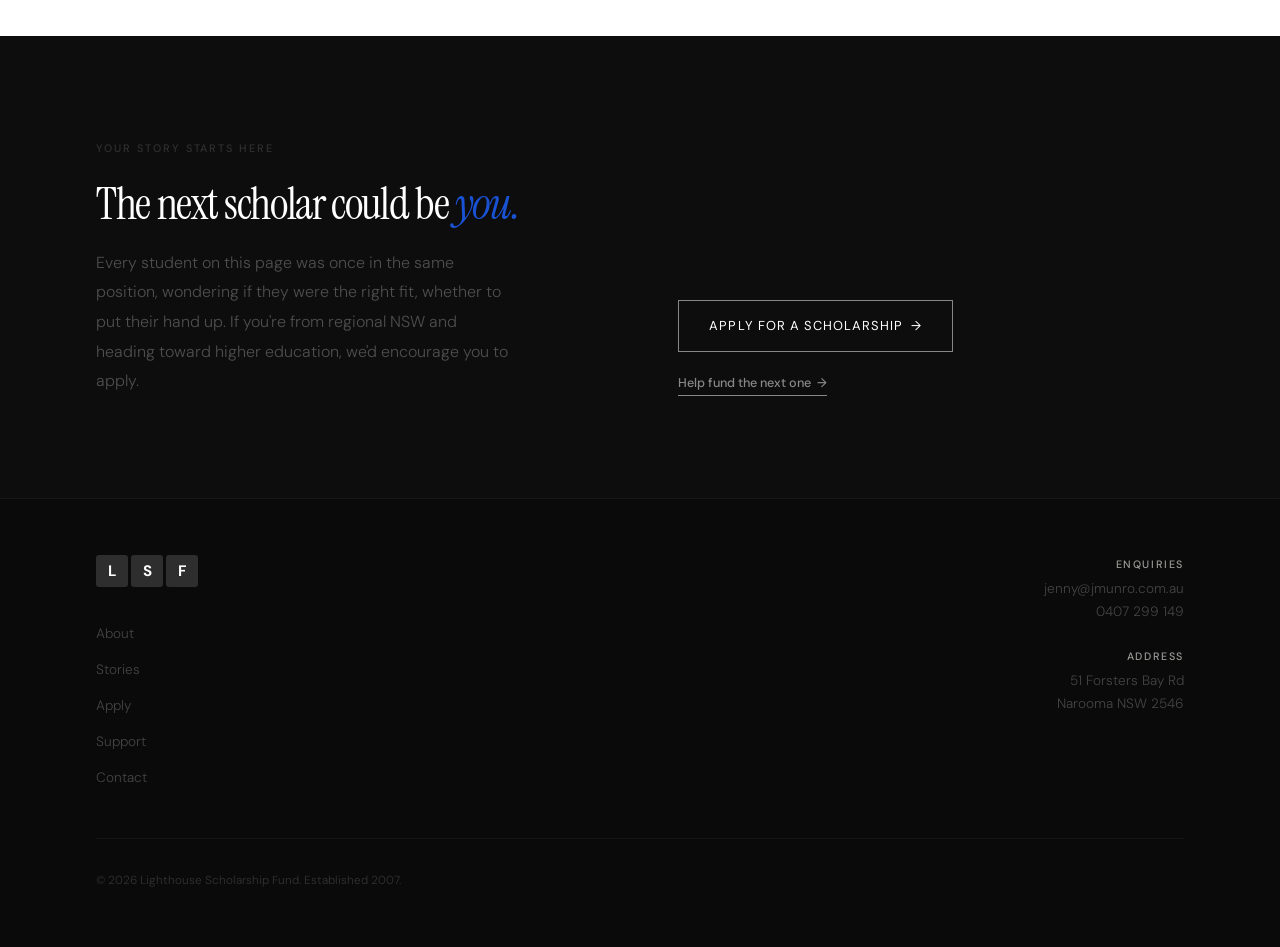
<file: stories.html>
<!DOCTYPE html>
<html lang="en-AU">
<head>
  <meta charset="UTF-8" />
  <meta name="viewport" content="width=device-width, initial-scale=1.0" />
  <meta name="description" content="Stories from Lighthouse Scholarship Fund scholars — students from the Far South Coast of NSW pursuing higher education." />
  <title>Stories — Lighthouse Scholarship Fund</title>
  <link rel="preconnect" href="https://fonts.googleapis.com" />
  <link rel="preconnect" href="https://fonts.gstatic.com" crossorigin />
  <link href="https://fonts.googleapis.com/css2?family=Instrument+Serif:ital@0;1&family=DM+Sans:opsz,wght@9..40,300;9..40,400;9..40,500;9..40,700&display=swap" rel="stylesheet" />
  <link rel="icon" href="favicon.ico" />
  <link rel="stylesheet" href="css/styles.css" />
</head>
<body data-page="stories">

<a href="#main" class="skip">Skip to main content</a>

<nav class="nav">
  <div class="wrap nav-inner">
    <a href="index.html" class="lsf-mark nav-mark" aria-label="Lighthouse Scholarship Fund - Home">
      <span class="lsf-tile">L</span><span class="lsf-tile">S</span><span class="lsf-tile">F</span>
    </a>
    <button class="nav-toggle" id="navToggle" aria-label="Toggle navigation" aria-expanded="false">
      <span></span><span></span><span></span>
    </button>
    <ul class="nav-links" id="navLinks" aria-hidden="true">
      <li><a href="about.html"   data-page="about">About</a></li>
      <li><a href="stories.html" data-page="stories">Stories</a></li>
      <li><a href="apply.html"   data-page="apply">Apply</a></li>
      <li><a href="support.html" data-page="support">Support</a></li>
      <li><a href="contact.html" data-page="contact" class="nav-cta">Contact</a></li>
    </ul>
  </div>
</nav>

<main id="main">

  <header class="page-header">
    <div class="wrap fade">
      <span class="eyebrow">Our scholars</span>
      <h1>Student <em>stories.</em></h1>
    </div>
  </header>

  <section class="story-list">
    <div class="wrap">
      <article class="story-row fade">
        <div class="story-row-photo"><div class="story-row-ph-ring"><svg width="20" height="20" viewBox="0 0 24 24" fill="none" aria-hidden="true"><circle cx="12" cy="8" r="4" stroke="#c2c2be" stroke-width="1.2"/><path d="M4 20c0-4 3.6-7 8-7s8 3 8 7" stroke="#c2c2be" stroke-width="1.2" stroke-linecap="round"/></svg></div><span>Scholar photo</span></div>
        <div class="story-row-body">
          <span class="eyebrow">[Degree] — [University]</span>
          <h3>[Name]</h3>
          <p>Lorem ipsum dolor sit amet, consectetur adipiscing elit, sed do eiusmod tempor incididunt ut labore et dolore magna aliqua. Ut enim ad minim veniam, quis nostrud exercitation ullamco laboris nisi ut aliquip ex ea commodo consequat. Duis aute irure dolor in reprehenderit in voluptate velit esse cillum dolore eu fugiat nulla pariatur. Excepteur sint occaecat cupidatat non proident, sunt in culpa qui officia deserunt mollit anim id est laborum.</p>
        </div>
      </article>
      <article class="story-row fade">
        <div class="story-row-photo"><div class="story-row-ph-ring"><svg width="20" height="20" viewBox="0 0 24 24" fill="none" aria-hidden="true"><circle cx="12" cy="8" r="4" stroke="#c2c2be" stroke-width="1.2"/><path d="M4 20c0-4 3.6-7 8-7s8 3 8 7" stroke="#c2c2be" stroke-width="1.2" stroke-linecap="round"/></svg></div><span>Scholar photo</span></div>
        <div class="story-row-body">
          <span class="eyebrow">[Degree] — [University]</span>
          <h3>[Name]</h3>
          <p>Lorem ipsum dolor sit amet, consectetur adipiscing elit, sed do eiusmod tempor incididunt ut labore et dolore magna aliqua. Ut enim ad minim veniam, quis nostrud exercitation ullamco laboris nisi ut aliquip ex ea commodo consequat. Duis aute irure dolor in reprehenderit in voluptate velit esse cillum dolore eu fugiat nulla pariatur. Excepteur sint occaecat cupidatat non proident, sunt in culpa qui officia deserunt mollit anim id est laborum.</p>
        </div>
      </article>
      <article class="story-row fade">
        <div class="story-row-photo"><div class="story-row-ph-ring"><svg width="20" height="20" viewBox="0 0 24 24" fill="none" aria-hidden="true"><circle cx="12" cy="8" r="4" stroke="#c2c2be" stroke-width="1.2"/><path d="M4 20c0-4 3.6-7 8-7s8 3 8 7" stroke="#c2c2be" stroke-width="1.2" stroke-linecap="round"/></svg></div><span>Scholar photo</span></div>
        <div class="story-row-body">
          <span class="eyebrow">[Degree] — [University]</span>
          <h3>[Name]</h3>
          <p>Lorem ipsum dolor sit amet, consectetur adipiscing elit, sed do eiusmod tempor incididunt ut labore et dolore magna aliqua. Ut enim ad minim veniam, quis nostrud exercitation ullamco laboris nisi ut aliquip ex ea commodo consequat. Duis aute irure dolor in reprehenderit in voluptate velit esse cillum dolore eu fugiat nulla pariatur. Excepteur sint occaecat cupidatat non proident, sunt in culpa qui officia deserunt mollit anim id est laborum.</p>
        </div>
      </article>
    </div>
  </section>

  <section class="pre-footer">
    <div class="wrap"><div class="pre-footer-inner">
      <div class="pre-footer-copy fade">
        <span class="eyebrow">Your story starts here</span>
        <h2>The next scholar could be <em>you.</em></h2>
        <p>Every student on this page was once in the same position, wondering if they were the right fit, whether to put their hand up. If you're from regional NSW and heading toward higher education, we'd encourage you to apply.</p>
      </div>
      <div class="pre-footer-actions fade" style="transition-delay:.1s">
        <a href="apply.html" class="btn-ghost">Apply for a scholarship</a>
        <a href="support.html" class="text-link text-link-light">Help fund the next one</a>
      </div>
    </div></div>
  </section>

</main>

<footer class="footer">
  <div class="wrap">
    <div class="footer-inner">
      <div class="footer-left">
        <a href="index.html" class="lsf-mark foot-mark" aria-label="Home">
          <span class="lsf-tile">L</span><span class="lsf-tile">S</span><span class="lsf-tile">F</span>
        </a>
        <ul class="footer-nav">
          <li><a href="about.html">About</a></li>
          <li><a href="stories.html">Stories</a></li>
          <li><a href="apply.html">Apply</a></li>
          <li><a href="support.html">Support</a></li>
          <li><a href="contact.html">Contact</a></li>
        </ul>
      </div>
      <dl class="footer-enquiries">
        <dt>Enquiries</dt>
        <dd><a href="mailto:jenny@jmunro.com.au">jenny@jmunro.com.au</a><br><a href="tel:+61407299149">0407 299 149</a></dd>
        <dt>Address</dt>
        <dd>51 Forsters Bay Rd<br>Narooma NSW 2546</dd>
      </dl>
    </div>
    <div class="footer-bottom"><p>&copy; 2026 Lighthouse Scholarship Fund. Established 2007.</p></div>
  </div>
</footer>

<script src="js/script.js"></script>
</body>
</html>
</file>
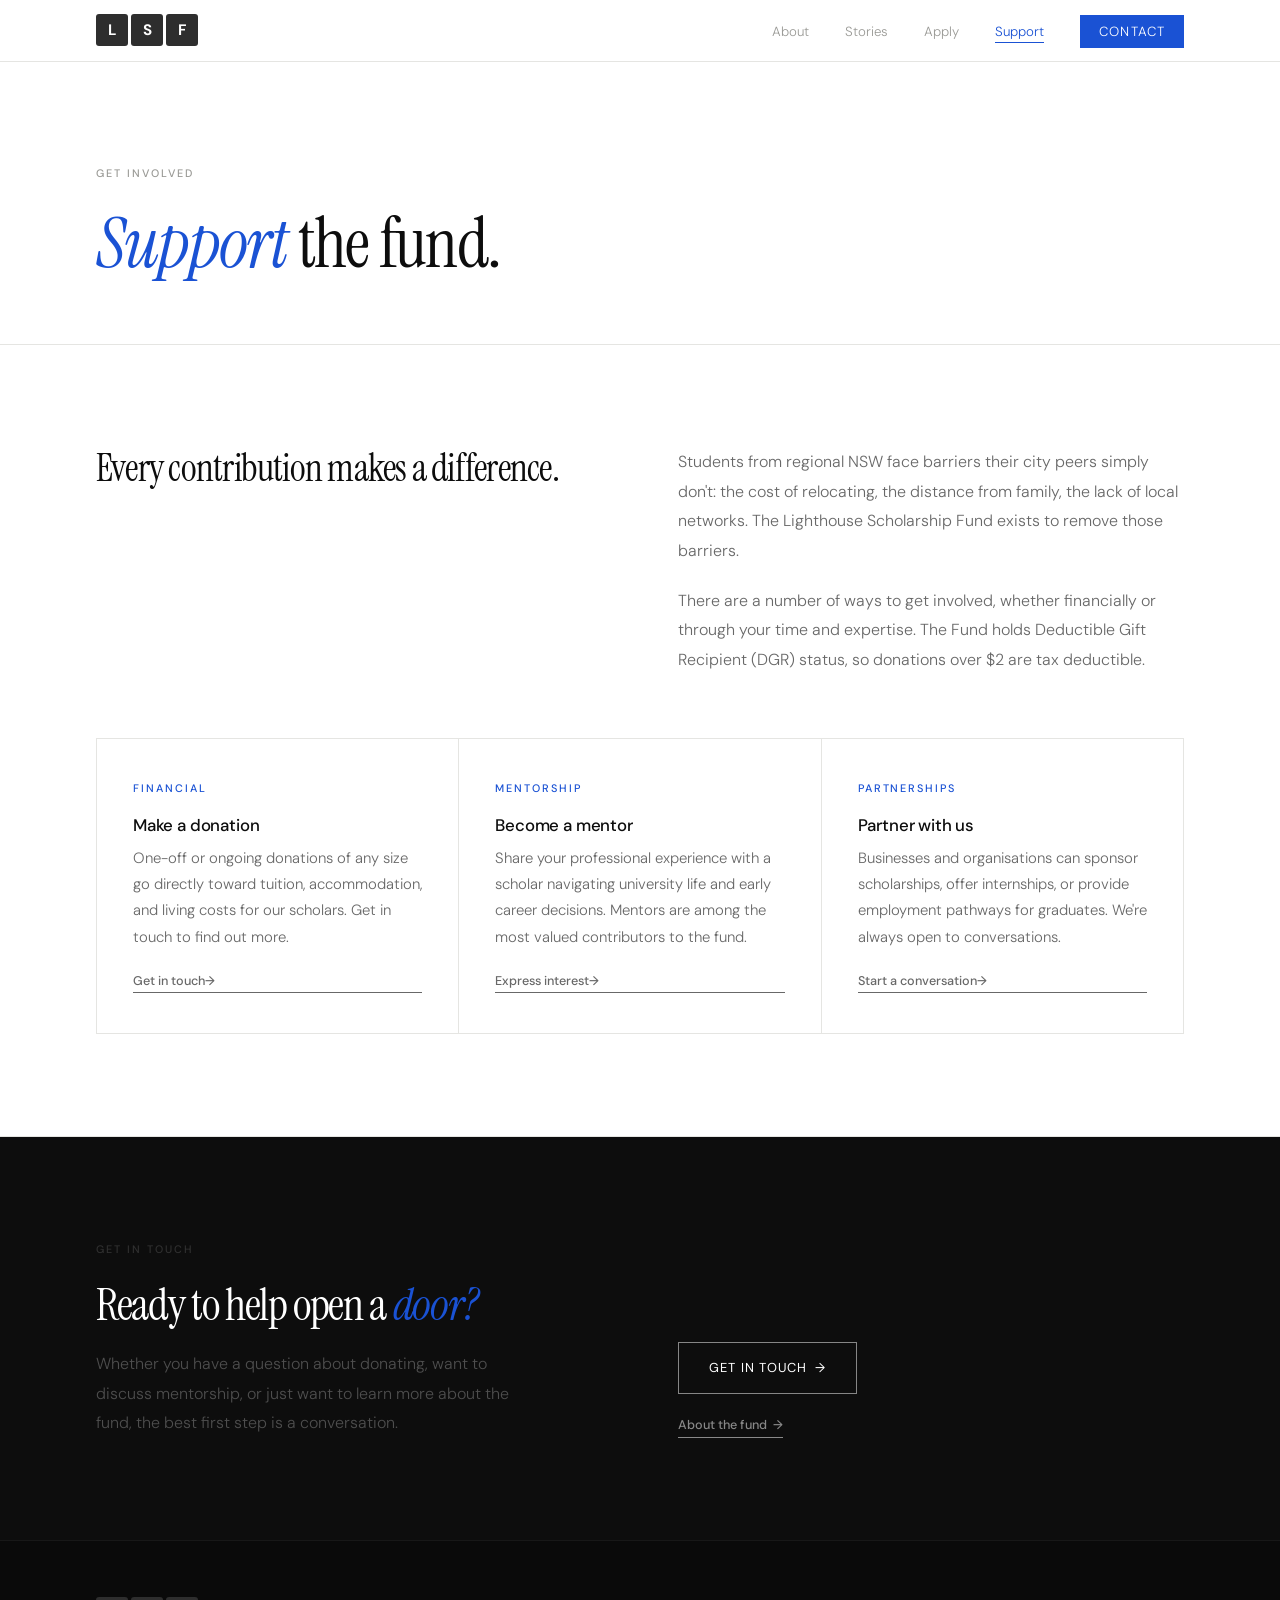
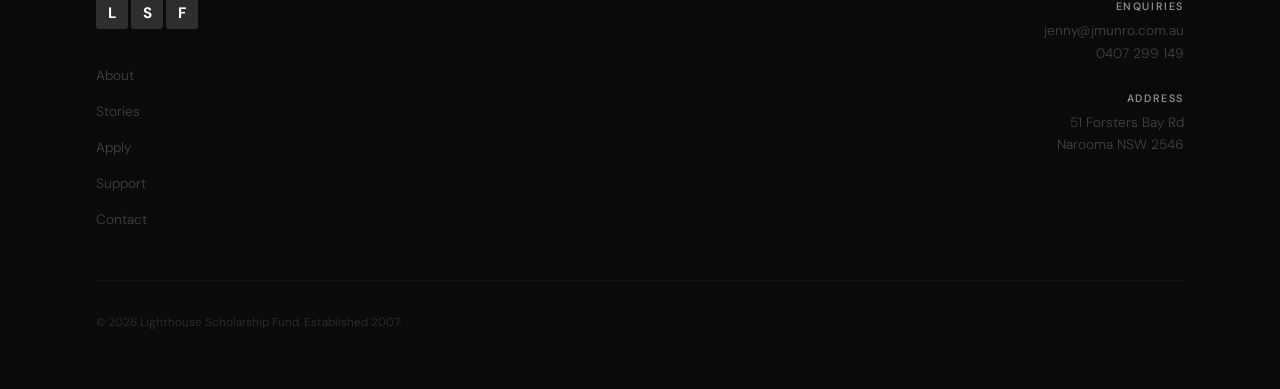
<file: support.html>
<!DOCTYPE html>
<html lang="en-AU">
<head>
  <meta charset="UTF-8" />
  <meta name="viewport" content="width=device-width, initial-scale=1.0" />
  <meta name="description" content="Support the Lighthouse Scholarship Fund — donate, mentor, or partner with us to help regional NSW students." />
  <title>Support — Lighthouse Scholarship Fund</title>
  <link rel="preconnect" href="https://fonts.googleapis.com" />
  <link rel="preconnect" href="https://fonts.gstatic.com" crossorigin />
  <link href="https://fonts.googleapis.com/css2?family=Instrument+Serif:ital@0;1&family=DM+Sans:opsz,wght@9..40,300;9..40,400;9..40,500;9..40,700&display=swap" rel="stylesheet" />
  <link rel="icon" href="favicon.ico" />
  <link rel="stylesheet" href="css/styles.css" />
</head>
<body data-page="support">

<a href="#main" class="skip">Skip to main content</a>

<nav class="nav">
  <div class="wrap nav-inner">
    <a href="index.html" class="lsf-mark nav-mark" aria-label="Lighthouse Scholarship Fund - Home">
      <span class="lsf-tile">L</span><span class="lsf-tile">S</span><span class="lsf-tile">F</span>
    </a>
    <button class="nav-toggle" id="navToggle" aria-label="Toggle navigation" aria-expanded="false">
      <span></span><span></span><span></span>
    </button>
    <ul class="nav-links" id="navLinks" aria-hidden="true">
      <li><a href="about.html"   data-page="about">About</a></li>
      <li><a href="stories.html" data-page="stories">Stories</a></li>
      <li><a href="apply.html"   data-page="apply">Apply</a></li>
      <li><a href="support.html" data-page="support">Support</a></li>
      <li><a href="contact.html" data-page="contact" class="nav-cta">Contact</a></li>
    </ul>
  </div>
</nav>

<main id="main">

  <header class="page-header">
    <div class="wrap fade">
      <span class="eyebrow">Get involved</span>
      <h1><em>Support</em> the fund.</h1>
    </div>
  </header>

  <section class="ruled">
    <div class="wrap">
      <div class="two-col fade">
        <h2>Every contribution makes a difference.</h2>
        <div class="prose">
          <p>Students from regional NSW face barriers their city peers simply don't: the cost of relocating, the distance from family, the lack of local networks. The Lighthouse Scholarship Fund exists to remove those barriers.</p>
          <p>There are a number of ways to get involved, whether financially or through your time and expertise. The Fund holds Deductible Gift Recipient (DGR) status, so donations over $2 are tax deductible.</p>
        </div>
      </div>
    </div>
    <div class="wrap">
      <div class="ways fade" style="transition-delay:.08s">
        <div class="way">
          <span class="eyebrow eyebrow-blue">Financial</span>
          <h3>Make a donation</h3>
          <p>One-off or ongoing donations of any size go directly toward tuition, accommodation, and living costs for our scholars. Get in touch to find out more.</p>
          <a href="contact.html" class="text-link">Get in touch</a>
        </div>
        <div class="way">
          <span class="eyebrow eyebrow-blue">Mentorship</span>
          <h3>Become a mentor</h3>
          <p>Share your professional experience with a scholar navigating university life and early career decisions. Mentors are among the most valued contributors to the fund.</p>
          <a href="contact.html" class="text-link">Express interest</a>
        </div>
        <div class="way">
          <span class="eyebrow eyebrow-blue">Partnerships</span>
          <h3>Partner with us</h3>
          <p>Businesses and organisations can sponsor scholarships, offer internships, or provide employment pathways for graduates. We're always open to conversations.</p>
          <a href="contact.html" class="text-link">Start a conversation</a>
        </div>
      </div>
    </div>
  </section>

  <section class="pre-footer">
    <div class="wrap"><div class="pre-footer-inner">
      <div class="pre-footer-copy fade">
        <span class="eyebrow">Get in touch</span>
        <h2>Ready to help open a <em>door?</em></h2>
        <p>Whether you have a question about donating, want to discuss mentorship, or just want to learn more about the fund, the best first step is a conversation.</p>
      </div>
      <div class="pre-footer-actions fade" style="transition-delay:.1s">
        <a href="contact.html" class="btn-ghost">Get in touch</a>
        <a href="about.html" class="text-link text-link-light">About the fund</a>
      </div>
    </div></div>
  </section>

</main>

<footer class="footer">
  <div class="wrap">
    <div class="footer-inner">
      <div class="footer-left">
        <a href="index.html" class="lsf-mark foot-mark" aria-label="Home">
          <span class="lsf-tile">L</span><span class="lsf-tile">S</span><span class="lsf-tile">F</span>
        </a>
        <ul class="footer-nav">
          <li><a href="about.html">About</a></li>
          <li><a href="stories.html">Stories</a></li>
          <li><a href="apply.html">Apply</a></li>
          <li><a href="support.html">Support</a></li>
          <li><a href="contact.html">Contact</a></li>
        </ul>
      </div>
      <dl class="footer-enquiries">
        <dt>Enquiries</dt>
        <dd><a href="mailto:jenny@jmunro.com.au">jenny@jmunro.com.au</a><br><a href="tel:+61407299149">0407 299 149</a></dd>
        <dt>Address</dt>
        <dd>51 Forsters Bay Rd<br>Narooma NSW 2546</dd>
      </dl>
    </div>
    <div class="footer-bottom"><p>&copy; 2026 Lighthouse Scholarship Fund. Established 2007.</p></div>
  </div>
</footer>

<script src="js/script.js"></script>
</body>
</html>
</file>
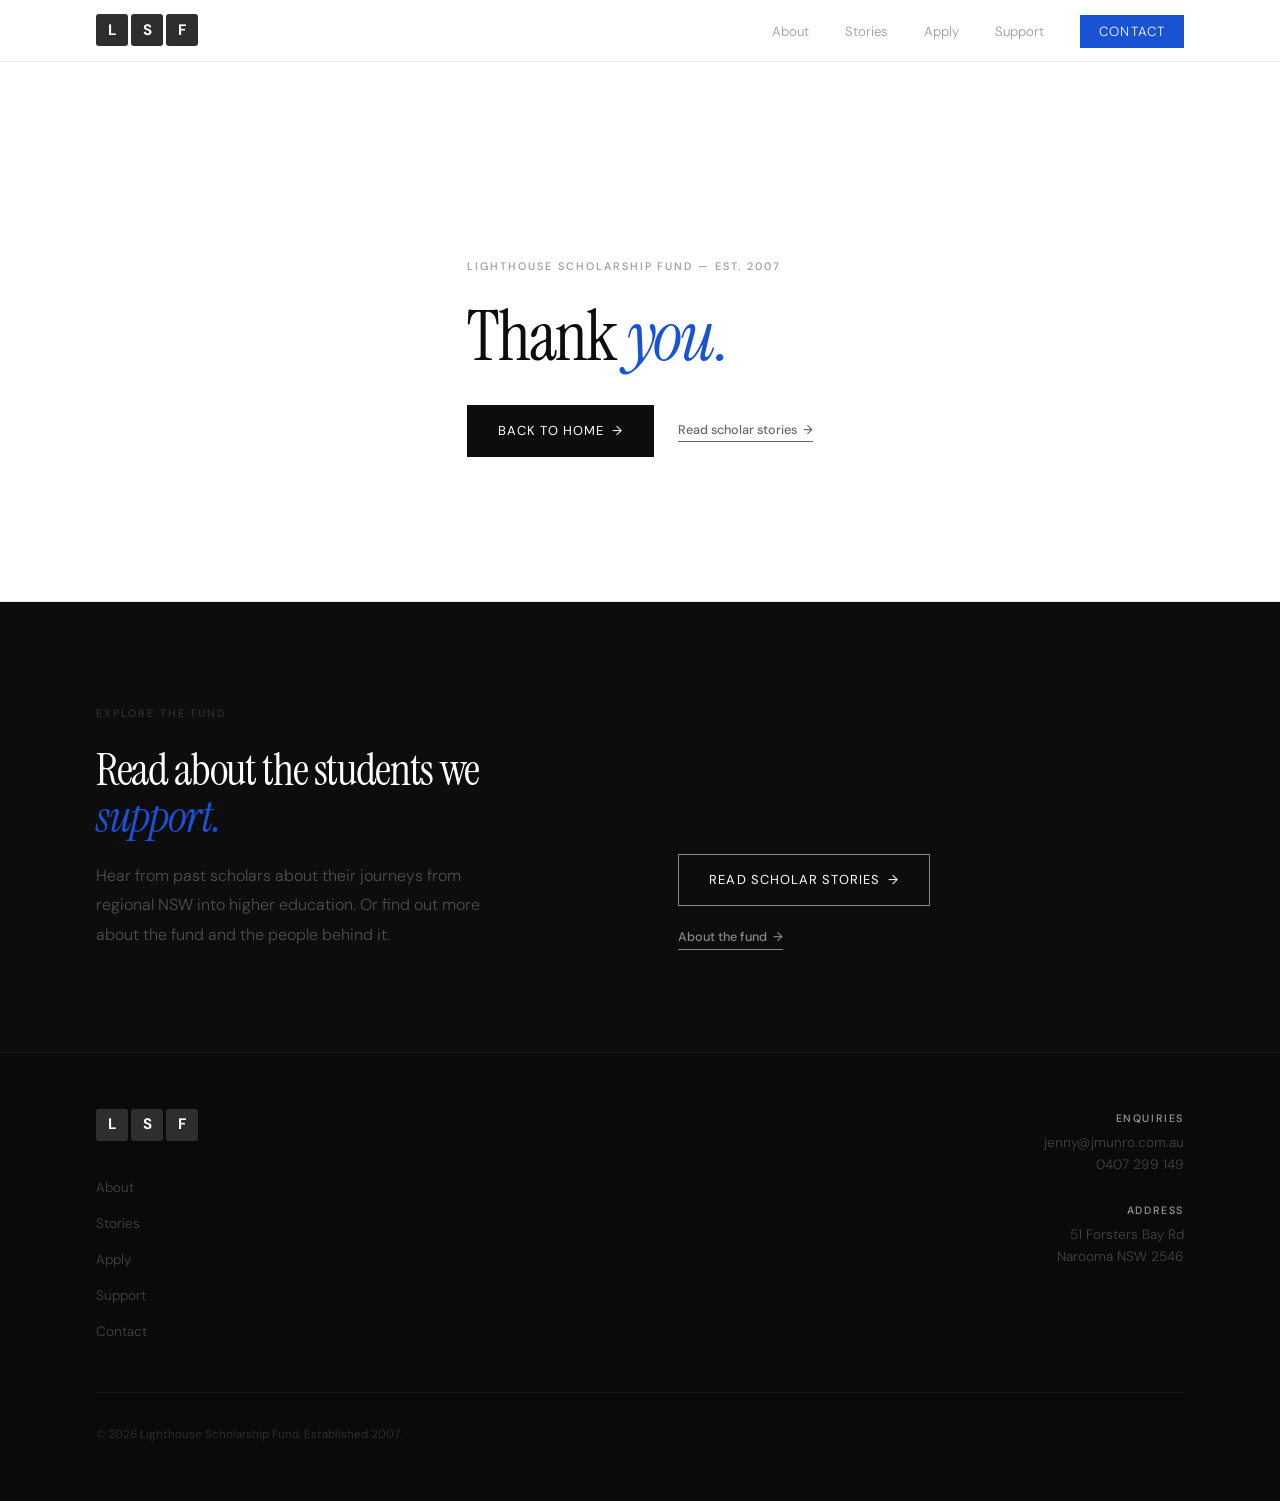
<file: thankyou.html>
<!DOCTYPE html>
<html lang="en-AU">
<head>
  <meta charset="UTF-8" />
  <meta name="viewport" content="width=device-width, initial-scale=1.0" />
  <meta name="description" content="Thank you for getting in touch with the Lighthouse Scholarship Fund." />
  <title>Thank you — Lighthouse Scholarship Fund</title>
  <link rel="preconnect" href="https://fonts.googleapis.com" />
  <link rel="preconnect" href="https://fonts.gstatic.com" crossorigin />
  <link href="https://fonts.googleapis.com/css2?family=Instrument+Serif:ital@0;1&family=DM+Sans:opsz,wght@9..40,300;9..40,400;9..40,500;9..40,700&display=swap" rel="stylesheet" />
  <link rel="icon" href="favicon.ico" />
  <link rel="stylesheet" href="css/styles.css" />
</head>
<body data-page="thankyou">

<a href="#main" class="skip">Skip to main content</a>

<nav class="nav">
  <div class="wrap nav-inner">
    <a href="index.html" class="lsf-mark nav-mark" aria-label="Lighthouse Scholarship Fund - Home">
      <span class="lsf-tile">L</span><span class="lsf-tile">S</span><span class="lsf-tile">F</span>
    </a>
    <button class="nav-toggle" id="navToggle" aria-label="Toggle navigation" aria-expanded="false">
      <span></span><span></span><span></span>
    </button>
    <ul class="nav-links" id="navLinks" aria-hidden="true">
      <li><a href="about.html"   data-page="about">About</a></li>
      <li><a href="stories.html" data-page="stories">Stories</a></li>
      <li><a href="apply.html"   data-page="apply">Apply</a></li>
      <li><a href="support.html" data-page="support">Support</a></li>
      <li><a href="contact.html" data-page="contact" class="nav-cta">Contact</a></li>
    </ul>
  </div>
</nav>

<main id="main">

  <section class="thankyou-section">
    <div class="wrap">
      <div class="thankyou-inner fade">
        <span class="eyebrow">Lighthouse Scholarship Fund — Est. 2007</span>
        <h1>Thank <em>you.</em></h1>
        <div class="thankyou-links">
          <a href="index.html" class="btn">Back to home</a>
          <a href="stories.html" class="text-link">Read scholar stories</a>
        </div>
      </div>
    </div>
  </section>

  <section class="pre-footer">
    <div class="wrap"><div class="pre-footer-inner">
      <div class="pre-footer-copy fade">
        <span class="eyebrow">Explore the fund</span>
        <h2>Read about the students we <em>support.</em></h2>
        <p>Hear from past scholars about their journeys from regional NSW into higher education. Or find out more about the fund and the people behind it.</p>
      </div>
      <div class="pre-footer-actions fade" style="transition-delay:.1s">
        <a href="stories.html" class="btn-ghost">Read scholar stories</a>
        <a href="about.html" class="text-link text-link-light">About the fund</a>
      </div>
    </div></div>
  </section>

</main>

<footer class="footer">
  <div class="wrap">
    <div class="footer-inner">
      <div class="footer-left">
        <a href="index.html" class="lsf-mark foot-mark" aria-label="Home">
          <span class="lsf-tile">L</span><span class="lsf-tile">S</span><span class="lsf-tile">F</span>
        </a>
        <ul class="footer-nav">
          <li><a href="about.html">About</a></li>
          <li><a href="stories.html">Stories</a></li>
          <li><a href="apply.html">Apply</a></li>
          <li><a href="support.html">Support</a></li>
          <li><a href="contact.html">Contact</a></li>
        </ul>
      </div>
      <dl class="footer-enquiries">
        <dt>Enquiries</dt>
        <dd><a href="mailto:jenny@jmunro.com.au">jenny@jmunro.com.au</a><br><a href="tel:+61407299149">0407 299 149</a></dd>
        <dt>Address</dt>
        <dd>51 Forsters Bay Rd<br>Narooma NSW 2546</dd>
      </dl>
    </div>
    <div class="footer-bottom"><p>&copy; 2026 Lighthouse Scholarship Fund. Established 2007.</p></div>
  </div>
</footer>

<script src="js/script.js"></script>
</body>
</html>
</file>
<file: css/styles.css>
/* --- TOKENS --- */
:root {
  --black: #0d0d0d;
  --white: #ffffff;
  --off:   #f7f7f5;
  --blue:  #1a52d4;
  --grey:  #686868;
  --mid:   #9a9a96;
  --rule:  #e5e5e2;
  --pad:   clamp(1.5rem, 5vw, 4rem);
  --gap:   clamp(4rem, 8vw, 7rem);
}

/* --- RESET --- */
*, *::before, *::after { box-sizing: border-box; margin: 0; padding: 0; }
html { scroll-behavior: smooth; }
body {
  font-family: 'DM Sans', sans-serif;
  font-weight: 300;
  font-size: 1rem;
  line-height: 1.7;
  color: var(--black);
  background: var(--white);
  -webkit-font-smoothing: antialiased;
  -moz-osx-font-smoothing: grayscale;
  text-rendering: optimizeLegibility;
}
img { display: block; max-width: 100%; }
a { text-decoration: none; color: inherit; }

/* --- LAYOUT --- */
.wrap {
  max-width: 76rem;
  margin-inline: auto;
  padding-inline: var(--pad);
}
.ruled { padding-block: var(--gap); border-bottom: 1px solid var(--rule); }
.two-col {
  display: grid;
  grid-template-columns: 1fr 1fr;
  gap: clamp(3rem, 6vw, 6rem);
  align-items: start;
}

/* --- TYPOGRAPHY --- */
h1 {
  font-family: 'Instrument Serif', serif;
  font-size: clamp(3rem, 5.5vw, 5.5rem);
  font-weight: 400;
  line-height: 1.04;
  letter-spacing: -0.025em;
}
h1 em { font-style: italic; color: var(--blue); }
h2 {
  font-family: 'Instrument Serif', serif;
  font-size: clamp(1.9rem, 3vw, 2.8rem);
  font-weight: 400;
  letter-spacing: -0.02em;
  line-height: 1.12;
}
h2 em { font-style: italic; color: var(--blue); }
h3 {
  font-size: 1.05rem;
  font-weight: 500;
  letter-spacing: -0.01em;
  margin-bottom: 0.4rem;
  line-height: 1.4;
}
.eyebrow {
  display: block;
  font-size: 0.68rem;
  font-weight: 500;
  letter-spacing: 0.18em;
  text-transform: uppercase;
  color: var(--mid);
}
.eyebrow-blue { color: var(--blue); }
.prose p {
  color: var(--grey);
  line-height: 1.85;
  margin-bottom: 1.25rem;
}
.prose p:last-child { margin-bottom: 0; }

/* --- SCROLL FADE --- */
.fade {
  opacity: 0;
  transform: translateY(0.75rem);
  transition: opacity 0.5s ease, transform 0.5s ease;
}
.fade.visible { opacity: 1; transform: none; }

/* --- SKIP LINK --- */
.skip {
  position: absolute; top: -9rem; left: var(--pad);
  background: var(--black); color: #fff;
  padding: 0.5rem 1rem; font-size: 0.875rem;
  transition: top 0.2s; z-index: 999;
}
.skip:focus { top: 1rem; }

/* --- BUTTONS --- */
.btn {
  display: inline-flex; align-items: center; gap: 0.5rem;
  background: var(--black); color: #fff;
  border: 1px solid var(--black);
  font-family: inherit; font-size: 0.81rem; font-weight: 400;
  letter-spacing: 0.08em; text-transform: uppercase;
  padding: 0.875rem 1.875rem;
  cursor: pointer;
  transition: background 0.2s, border-color 0.2s, gap 0.25s;
  text-decoration: none;
}
.btn::after { content: '→'; font-style: normal; }
.btn:hover { background: var(--blue); border-color: var(--blue); gap: 0.8rem; }

.btn-ghost {
  display: inline-flex; align-items: center; gap: 0.5rem;
  background: transparent; color: #fff;
  border: 1px solid rgba(255,255,255,0.5);
  font-family: inherit; font-size: 0.81rem; font-weight: 400;
  letter-spacing: 0.08em; text-transform: uppercase;
  padding: 0.875rem 1.875rem;
  cursor: pointer;
  transition: border-color 0.2s, background 0.2s, gap 0.25s;
  text-decoration: none;
}
.btn-ghost::after { content: '→'; }
.btn-ghost:hover { background: var(--blue); border-color: var(--blue); gap: 0.8rem; }

.text-link {
  display: inline-flex; align-items: center; gap: 0.35rem;
  font-size: 0.79rem; font-weight: 500;
  border-bottom: 1px solid currentColor; padding-bottom: 1px;
  color: var(--grey);
  transition: color 0.2s, gap 0.25s;
  cursor: pointer;
  text-decoration: none;
}
.text-link::after { content: '→'; }
.text-link:hover { color: var(--blue); gap: 0.6rem; }
.text-link-light { color: #888; border-color: #888; }
.text-link-light:hover { color: #fff; border-color: #fff; }

/* --- NAV --- */
.nav {
  position: sticky; top: 0; z-index: 100;
  background: rgba(255,255,255,0.96);
  border-bottom: 1px solid var(--rule);
  backdrop-filter: blur(16px);
  -webkit-backdrop-filter: blur(16px);
}
.nav-inner {
  display: flex; align-items: center;
  justify-content: space-between;
  padding-block: 0.9rem;
}

/* --- LSF MARK --- */
.lsf-mark {
  display: inline-flex; gap: 3px;
  cursor: pointer; user-select: none;
  width: fit-content;
  flex-shrink: 0;
  text-decoration: none;
}
.lsf-tile {
  display: flex; align-items: center; justify-content: center;
  width: 2rem; height: 2rem;
  font-weight: 700; font-size: 0.95rem; line-height: 1;
  border-radius: 3px;
  transition: background 0.18s, transform 0.22s;
}
.nav-mark .lsf-tile  { background: #2e2e2e; color: #fff; }
.foot-mark .lsf-tile { background: #2e2e2e; color: #fff; }

@media (hover: hover) {
  .nav-mark:hover .lsf-tile  { background: var(--blue); }
  .nav-mark:hover .lsf-tile:nth-child(1) { transform: translateY(-3px); transition-delay:   0ms; }
  .nav-mark:hover .lsf-tile:nth-child(2) { transform: translateY(-3px); transition-delay:  55ms; }
  .nav-mark:hover .lsf-tile:nth-child(3) { transform: translateY(-3px); transition-delay: 110ms; }

  .foot-mark:hover .lsf-tile  { background: var(--blue); }
  .foot-mark:hover .lsf-tile:nth-child(1) { transform: translateY(-3px); transition-delay:   0ms; }
  .foot-mark:hover .lsf-tile:nth-child(2) { transform: translateY(-3px); transition-delay:  55ms; }
  .foot-mark:hover .lsf-tile:nth-child(3) { transform: translateY(-3px); transition-delay: 110ms; }
}

/* --- NAV LINKS --- */
.nav-links {
  display: flex; list-style: none;
  align-items: center; gap: 2.25rem;
}
.nav-links a {
  font-size: 0.83rem; color: var(--mid);
  position: relative; transition: color 0.2s;
  cursor: pointer; white-space: nowrap;
  text-decoration: none;
}
.nav-links a::after {
  content: ''; position: absolute;
  left: 0; bottom: -3px;
  width: 0; height: 1px;
  background: var(--blue);
  transition: width 0.25s;
  pointer-events: none;
}
.nav-links a:hover { color: var(--black); }
.nav-links a:hover::after,
.nav-links a.active::after { width: 100%; }
.nav-links a.active { color: var(--blue); }

.nav-cta {
  background: var(--blue); color: #fff !important;
  padding: 0.5rem 1.2rem;
  font-size: 0.79rem; letter-spacing: 0.08em;
  text-transform: uppercase;
  transition: background 0.2s;
}
.nav-cta::after { display: none !important; }
.nav-cta:hover { color: #fff !important; background: #1448b8; }

.nav-toggle {
  display: none; flex-direction: column; gap: 5px;
  background: none; border: none;
  cursor: pointer; padding: 4px;
}
.nav-toggle span {
  display: block; width: 1.3rem; height: 1.5px;
  background: var(--black);
  transition: transform 0.3s, opacity 0.3s;
}
.nav-toggle.open span:nth-child(1) { transform: rotate(45deg) translate(4.5px, 4.5px); }
.nav-toggle.open span:nth-child(2) { opacity: 0; }
.nav-toggle.open span:nth-child(3) { transform: rotate(-45deg) translate(4.5px, -4.5px); }

/* --- PAGE HEADER --- */
.page-header {
  padding-top: clamp(4rem, 8vw, 7rem);
  padding-bottom: clamp(3rem, 5vw, 5rem);
  border-bottom: 1px solid var(--rule);
}
.page-header .eyebrow { margin-bottom: 1.5rem; }

/* --- SCHOLAR CARDS --- */
.cards-header {
  display: flex; align-items: baseline;
  justify-content: space-between;
  flex-wrap: wrap; gap: 1rem;
  margin-bottom: clamp(1.75rem, 3vw, 2.5rem);
}
.cards-grid {
  display: grid;
  grid-template-columns: repeat(3, 1fr);
  gap: 1rem;
}
.story-card {
  position: relative; aspect-ratio: 3/4;
  overflow: hidden; background: #181818;
  display: flex; flex-direction: column; justify-content: flex-end;
  cursor: pointer;
  transition: transform 0.3s ease, box-shadow 0.3s ease;
  text-decoration: none;
}
.story-card:hover {
  transform: translateY(-0.5rem);
  box-shadow: 0 1.5rem 3rem rgba(26,82,212,0.12), 0 0.5rem 1rem rgba(0,0,0,0.1);
}
.story-card img {
  position: absolute; inset: 0;
  width: 100%; height: 100%;
  object-fit: cover; object-position: top;
  opacity: 0.55;
  transition: opacity 0.4s, transform 0.5s;
}
.story-card:hover img { opacity: 0.4; transform: scale(1.04); }
.card-ph {
  position: absolute; inset: 0;
  background: #181818;
  display: flex; flex-direction: column;
  align-items: center; justify-content: center; gap: 0.65rem;
}
.card-ph-ring {
  width: 48px; height: 48px; border-radius: 50%;
  border: 1px solid #2d2d2d;
  display: flex; align-items: center; justify-content: center;
}
.card-ph span {
  font-size: 0.61rem; letter-spacing: 0.16em;
  text-transform: uppercase; color: #2d2d2d;
}
.card-body {
  position: relative;
  padding: 1.75rem 1.5rem 1.5rem;
  background: linear-gradient(to top, rgba(0,0,0,0.9) 0%, rgba(0,0,0,0.4) 60%, transparent 100%);
}
.card-body .eyebrow { color: rgba(255,255,255,0.35); margin-bottom: 0.3rem; }
.card-body h3 {
  font-family: 'Instrument Serif', serif;
  font-size: 1rem; font-weight: 400;
  color: #fff; line-height: 1.3; margin-bottom: 0.25rem;
}
.card-body p { font-size: 0.77rem; color: rgba(255,255,255,0.4); line-height: 1.5; }

/* --- STORY ROWS --- */
.story-list { padding-block: var(--gap); }
.story-row {
  display: grid; grid-template-columns: 1fr 2fr;
  gap: clamp(2rem, 4vw, 4.5rem);
  padding-block: clamp(2.5rem, 4vw, 3.5rem);
  border-top: 1px solid var(--rule);
  align-items: start;
}
.story-row:first-child { border-top: none; }
.story-row-photo {
  aspect-ratio: 4/3; background: var(--off);
  overflow: hidden;
  display: flex; flex-direction: column;
  align-items: center; justify-content: center; gap: 0.65rem;
}
.story-row-photo img { width: 100%; height: 100%; object-fit: cover; }
.story-row-ph-ring {
  width: 40px; height: 40px; border-radius: 50%;
  border: 1px solid #d5d5d2;
  display: flex; align-items: center; justify-content: center;
}
.story-row-photo > span {
  font-size: 0.61rem; letter-spacing: 0.14em;
  text-transform: uppercase; color: #c2c2be;
}
.story-row-body .eyebrow { margin-bottom: 0.6rem; }
.story-row-body h3 {
  font-family: 'Instrument Serif', serif;
  font-size: clamp(1.25rem, 2vw, 1.55rem);
  font-weight: 400; letter-spacing: -0.01em;
  margin-bottom: 0.8rem; line-height: 1.2;
}
.story-row-body p { color: var(--grey); line-height: 1.8; font-size: 0.94rem; }

/* --- FOUNDER --- */
.founder-photo {
  aspect-ratio: 3/4; background: var(--off);
  display: flex; flex-direction: column;
  align-items: center; justify-content: center; gap: 0.65rem;
  overflow: hidden;
}
.founder-photo > span {
  font-size: 0.61rem; letter-spacing: 0.14em;
  text-transform: uppercase; color: #c2c2be;
}
.founder-ph-ring {
  width: 56px; height: 56px; border-radius: 50%;
  border: 1px solid #d5d5d2;
  display: flex; align-items: center; justify-content: center;
}
.founder-copy .eyebrow { margin-bottom: 1.25rem; }
.founder-copy h2 { margin-bottom: 1.25rem; }

/* --- STEPS (Apply page) --- */
.steps-header {
  display: flex; align-items: baseline; justify-content: space-between;
  margin-bottom: clamp(1.75rem, 3vw, 2.5rem);
}
.step {
  display: grid; grid-template-columns: 4rem 1fr;
  gap: 1.75rem; padding-block: 1.75rem;
  border-top: 1px solid var(--rule); align-items: start;
}
.step-num { font-size: 0.78rem; color: var(--blue); letter-spacing: 0.1em; padding-top: 0.2rem; }
.step h3 { margin-bottom: 0.35rem; }
.step p { color: var(--grey); font-size: 0.93rem; line-height: 1.75; }

/* --- APPLICATION FORM --- */
.form-section { padding-block: var(--gap); }
.form-preamble {
  display: grid; grid-template-columns: 1fr 1fr;
  gap: clamp(3rem, 6vw, 6rem); align-items: start;
  padding-bottom: clamp(2.5rem, 5vw, 4rem);
  margin-bottom: clamp(2.5rem, 5vw, 4rem);
  border-bottom: 1px solid var(--rule);
}
.form-preamble h2 { margin-bottom: 0.75rem; }
.form-preamble-body { color: var(--grey); font-size: 1rem; line-height: 1.82; margin-bottom: 1.75rem; }
.form-meta { display: flex; flex-direction: column; gap: 1.5rem; border-top: 1px solid var(--rule); padding-top: 1.5rem; }
.form-meta dt {
  font-size: 0.67rem; letter-spacing: 0.15em;
  text-transform: uppercase; color: var(--mid);
  font-weight: 500; margin-bottom: 0.2rem;
}
.form-meta dd { font-size: 0.93rem; color: var(--grey); line-height: 1.6; }
.form-meta a { color: var(--blue); border-bottom: 1px solid transparent; transition: border-color 0.2s; }
.form-meta a:hover { border-color: var(--blue); }

/* Field system */
.form { display: grid; gap: 0; }
.form-block {
  padding-block: clamp(2rem, 4vw, 3rem);
  border-bottom: 1px solid var(--rule);
  display: grid; gap: 1.5rem;
}
.form-block:last-of-type { border-bottom: none; padding-bottom: 0; }
.form-block:has(+ .form-submit) { border-bottom: none; padding-bottom: 0; }
.form-block-label {
  font-size: 0.67rem; letter-spacing: 0.15em; text-transform: uppercase;
  font-weight: 500; color: var(--blue);
  margin-bottom: 0.25rem;
}
.form-row { display: grid; grid-template-columns: 1fr 1fr; gap: 1.5rem; }
.field { display: grid; gap: 0.45rem; }
.field label {
  font-size: 0.67rem; letter-spacing: 0.15em;
  text-transform: uppercase; color: var(--mid); font-weight: 500;
}
.field input, .field textarea, .field select {
  width: 100%; border: none;
  border-bottom: 1px solid var(--rule);
  background: transparent; padding: 0.7rem 0;
  font-family: inherit; font-size: 0.97rem; font-weight: 300;
  color: var(--black); transition: border-color 0.2s;
  -webkit-appearance: none; outline: none; border-radius: 0;
}
.field input:focus-visible,
.field textarea:focus-visible,
.field select:focus-visible { border-color: var(--blue); outline: none; }
.field input:focus,
.field textarea:focus,
.field select:focus { border-color: var(--blue); }
.field input::placeholder,
.field textarea::placeholder { color: #ceccca; }
.field textarea { resize: vertical; min-height: 7rem; line-height: 1.65; border-bottom: none; }
.field select {
  background-image: url("data:image/svg+xml,%3Csvg xmlns='http://www.w3.org/2000/svg' width='11' height='6' viewBox='0 0 11 6'%3E%3Cpath d='M1 1l4.5 4L10 1' stroke='%239a9a96' stroke-width='1.5' fill='none' stroke-linecap='round'/%3E%3C/svg%3E");
  background-repeat: no-repeat; background-position: right 0 center;
  padding-right: 1.5rem; cursor: pointer;
}
.field-hint { font-size: 0.77rem; color: var(--mid); line-height: 1.55; margin-top: 0.2rem; }

.file-drop {
  border: 1px dashed var(--rule); padding: 1.75rem;
  transition: border-color 0.2s, background 0.2s;
}
.file-drop:focus-within,
.file-drop:hover { border-color: var(--blue); background: #f4f8ff; }
.file-drop-label {
  font-size: 0.67rem; letter-spacing: 0.15em; text-transform: uppercase;
  color: var(--mid); font-weight: 500; display: block; margin-bottom: 0.45rem;
}
.file-drop-hint { font-size: 0.8rem; color: var(--mid); line-height: 1.6; margin-bottom: 0.65rem; }
.file-drop input[type="file"] {
  border: none; padding: 0; font-size: 0.875rem;
  color: var(--grey); cursor: pointer; width: 100%;
}
.form-note { font-size: 0.77rem; color: var(--mid); line-height: 1.6; }
.form-note a { border-bottom: 1px solid var(--rule); transition: color 0.2s, border-color 0.2s; }
.form-note a:hover { color: var(--blue); border-color: var(--blue); }
.form-submit { padding-top: clamp(2rem, 4vw, 3rem); display: flex; align-items: center; gap: 1.5rem; flex-wrap: wrap; }

/* --- SUPPORT WAYS --- */
.ways {
  display: grid; grid-template-columns: repeat(3, 1fr);
  gap: 1px; background: var(--rule);
  border: 1px solid var(--rule);
  margin-top: clamp(3rem, 5vw, 4.5rem);
}
.way {
  padding: 2.5rem 2.25rem;
  background: var(--white);
  transition: background 0.22s;
}
.way:hover { background: var(--off); }
.way .eyebrow { margin-bottom: 1rem; }
.way h3 { margin-bottom: 0.5rem; }
.way p { color: var(--grey); font-size: 0.93rem; line-height: 1.75; }
.way .text-link { display: block; margin-top: 1.25rem; color: var(--grey); }

/* --- CTA STRIP --- */
.cta-strip { padding-block: var(--gap); }
.cta-strip-inner {
  display: flex; align-items: center;
  justify-content: space-between;
  gap: 3rem; flex-wrap: wrap;
  padding: clamp(2.5rem, 5vw, 4rem);
  background: var(--off);
  border: 1px solid var(--rule);
}
.cta-strip-text { flex: 1; min-width: 14rem; }
.cta-strip-text h2 { font-size: clamp(1.5rem, 2.5vw, 2rem); margin-bottom: 0.4rem; }
.cta-strip-text p { color: var(--grey); font-size: 0.93rem; line-height: 1.75; max-width: 42ch; }

/* --- CONTACT --- */
.contact-body {
  display: grid; grid-template-columns: 1fr 2fr;
  gap: clamp(3rem, 6vw, 6rem);
  padding-block: var(--gap); align-items: start;
}
.contact-details { display: flex; flex-direction: column; gap: 2rem; }
.contact-details dt {
  font-size: 0.67rem; letter-spacing: 0.15em; text-transform: uppercase;
  color: var(--mid); margin-bottom: 0.25rem; font-weight: 500;
}
.contact-details dd { font-size: 0.94rem; color: #444; line-height: 1.65; }
.contact-details a { border-bottom: 1px solid transparent; transition: color 0.2s, border-color 0.2s; }
.contact-details a:hover { color: var(--blue); border-color: var(--blue); }

/* --- STATS STRIP --- */
.stats-strip { border-bottom: 1px solid var(--rule); }
.stats-grid {
  display: grid;
  grid-template-columns: repeat(3, 1fr);
}
.stat-item {
  padding: clamp(2rem, 4vw, 2.75rem) clamp(1rem, 3vw, 2rem);
  border-right: 1px solid var(--rule);
}
.stat-item:first-child { padding-left: 0; }
.stat-item:last-child  { border-right: none; padding-right: 0; }
.stat-num {
  font-family: 'Instrument Serif', serif;
  font-size: clamp(2.5rem, 4vw, 3.75rem);
  font-weight: 400;
  letter-spacing: -0.04em; line-height: 1;
  margin-bottom: 0.35rem; color: var(--black);
}
.stat-label { font-size: 0.83rem; color: var(--mid); }

/* --- HERO --- */
.hero {
  padding-top: clamp(5rem, 10vw, 8rem);
  padding-bottom: clamp(4rem, 8vw, 6.5rem);
  border-bottom: 1px solid var(--rule);
}
.hero-inner {
  display: grid;
  grid-template-columns: 1fr auto;
  gap: clamp(2rem, 5vw, 5rem);
  align-items: center;
}
.hero-logo {
  width: clamp(10rem, 14vw, 16rem);
  opacity: 0.88;
  flex-shrink: 0;
}
.hero .eyebrow { margin-bottom: 1.75rem; }
.hero h1 { margin-bottom: 1.75rem; max-width: 18ch; }
.hero-body {
  font-size: 1.1rem; color: var(--grey);
  max-width: 52ch; line-height: 1.82;
  margin-bottom: 2.75rem;
}
.hero-actions {
  display: flex; align-items: center;
  gap: 1.5rem; flex-wrap: wrap;
}

/* --- PRE-FOOTER --- */
.pre-footer { background: var(--black); padding-block: var(--gap); }
.pre-footer-inner {
  display: grid; grid-template-columns: 1fr 1fr;
  gap: clamp(3rem, 6vw, 6rem); align-items: end;
}
.pre-footer .eyebrow { color: #303030; margin-bottom: 1.5rem; }
.pre-footer h2 {
  color: #fff;
  font-size: clamp(2rem, 3.5vw, 3.25rem);
  letter-spacing: -0.03em; line-height: 1.06;
  margin-bottom: 1.2rem;
}
.pre-footer h2 em { color: var(--blue); font-style: italic; }
.pre-footer p { color: #4e4e4e; font-size: 1rem; line-height: 1.85; max-width: 38ch; }
.pre-footer-actions {
  display: flex; flex-direction: column;
  align-items: flex-start; gap: 1.25rem;
}

/* --- THANK YOU PAGE --- */
.thankyou-section {
  padding-top: clamp(6rem, 12vw, 10rem);
  padding-bottom: clamp(4rem, 8vw, 7rem);
  border-bottom: 1px solid var(--rule);
  min-height: 60vh;
  display: flex; align-items: center;
}
.thankyou-inner { max-width: 52ch; }
.thankyou-inner .eyebrow { margin-bottom: 1.5rem; }
.thankyou-inner h1 { margin-bottom: 2rem; }
.thankyou-links {
  display: flex; align-items: center;
  gap: 1.5rem; flex-wrap: wrap;
}

/* --- FOOTER --- */
.footer { background: #0a0a0a; padding-block: 3.5rem; border-top: 1px solid #181818; }
.footer-inner {
  display: grid; grid-template-columns: 1fr 1fr;
  gap: 3rem; align-items: start;
  padding-bottom: 3rem;
  border-bottom: 1px solid #151515;
  margin-bottom: 2rem;
}
.footer-left {
  display: flex; flex-direction: column; gap: 2rem;
  align-items: flex-start;
}
.footer-nav { list-style: none; display: flex; flex-direction: column; gap: 0.55rem; }
.footer-nav a {
  font-size: 0.85rem; color: #444; display: inline-block;
  cursor: pointer; transition: color 0.2s, transform 0.2s;
  text-decoration: none;
}
.footer-nav a:hover { color: var(--blue); transform: translateX(4px); }
.footer-enquiries { text-align: right; }
.footer-enquiries dt {
  font-size: 0.67rem; letter-spacing: 0.15em; text-transform: uppercase;
  color: var(--mid); margin-bottom: 0.3rem; font-weight: 500;
}
.footer-enquiries dd { font-size: 0.85rem; color: #444; line-height: 1.65; margin-bottom: 1.5rem; }
.footer-enquiries dd:last-child { margin-bottom: 0; }
.footer-enquiries a { color: #444; transition: color 0.2s; }
.footer-enquiries a:hover { color: var(--blue); }
.footer-bottom p { font-size: 0.73rem; color: #333; }

/* --- RESPONSIVE --- */
@media (max-width: 60rem) {
  .two-col,
  .pre-footer-inner,
  .contact-body,
  .form-preamble { grid-template-columns: 1fr; }
  .cards-grid { grid-template-columns: 1fr 1fr; }
  .story-row { grid-template-columns: 1fr; }
  .stats-grid { grid-template-columns: 1fr 1fr; }
  .stat-item:nth-child(3) {
    border-top: 1px solid var(--rule);
    padding-left: 0; border-right: none;
    grid-column: 1;
  }
  .ways { grid-template-columns: 1fr; }
  .footer-inner { grid-template-columns: 1fr; }
  .footer-enquiries { text-align: left; }
  .pre-footer-actions { flex-direction: row; flex-wrap: wrap; align-items: center; }
  .steps-header { flex-direction: column; gap: 0.5rem; }
  .form-row { grid-template-columns: 1fr; }
  .cta-strip-inner { flex-direction: column; align-items: flex-start; }
}

@media (max-width: 48rem) {
  .hero-inner { grid-template-columns: 1fr; }
  .hero-logo { display: none; }
}

@media (max-width: 36rem) {
  .nav-links {
    display: none; flex-direction: column;
    position: fixed; top: 3.5rem; left: 0; right: 0; bottom: 0;
    background: #fff;
    padding: 2.5rem var(--pad) 3rem;
    gap: 0; z-index: 99;
    border-top: 1px solid var(--rule);
    overflow-y: auto;
    height: calc(100vh - 3.5rem);
    height: calc(100dvh - 3.5rem);
  }
  .nav-links li { border-bottom: 1px solid var(--rule); }
  .nav-links a {
    display: block; padding: 1.1rem 0;
    font-size: 1.1rem; font-weight: 300; color: var(--black);
  }
  .nav-links a.nav-cta {
    background: none; color: var(--black) !important;
    padding: 1.1rem 0; font-size: 1.1rem;
    letter-spacing: 0; text-transform: none;
  }
  .nav-links.open { display: flex; }
  .nav-toggle { display: flex; }
  .cards-grid { grid-template-columns: 1fr; }
  .stats-grid { grid-template-columns: 1fr; }
  .stat-item {
    border-right: none !important;
    border-top: 1px solid var(--rule);
    padding-left: 0 !important;
    padding-right: 0 !important;
    grid-column: 1 !important;
  }
  .stat-item:first-child { border-top: none; }
}
</file>
